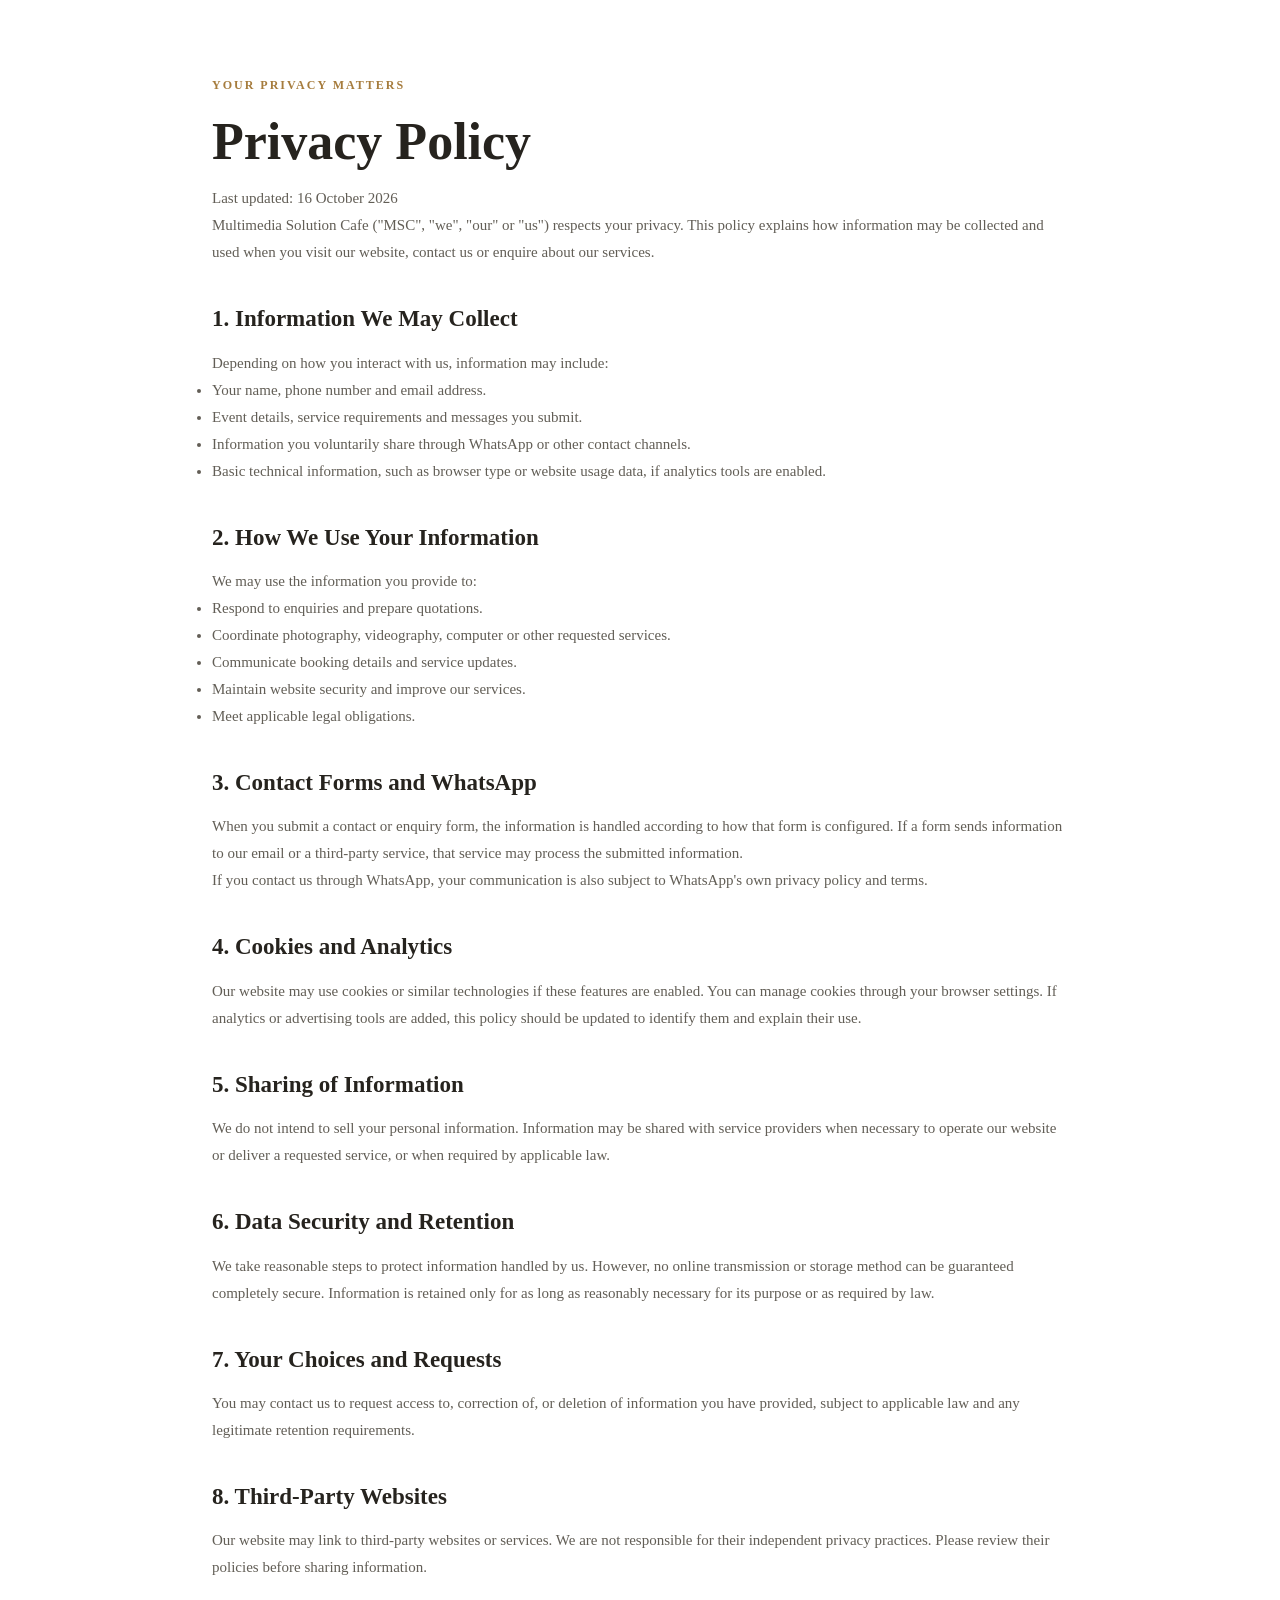
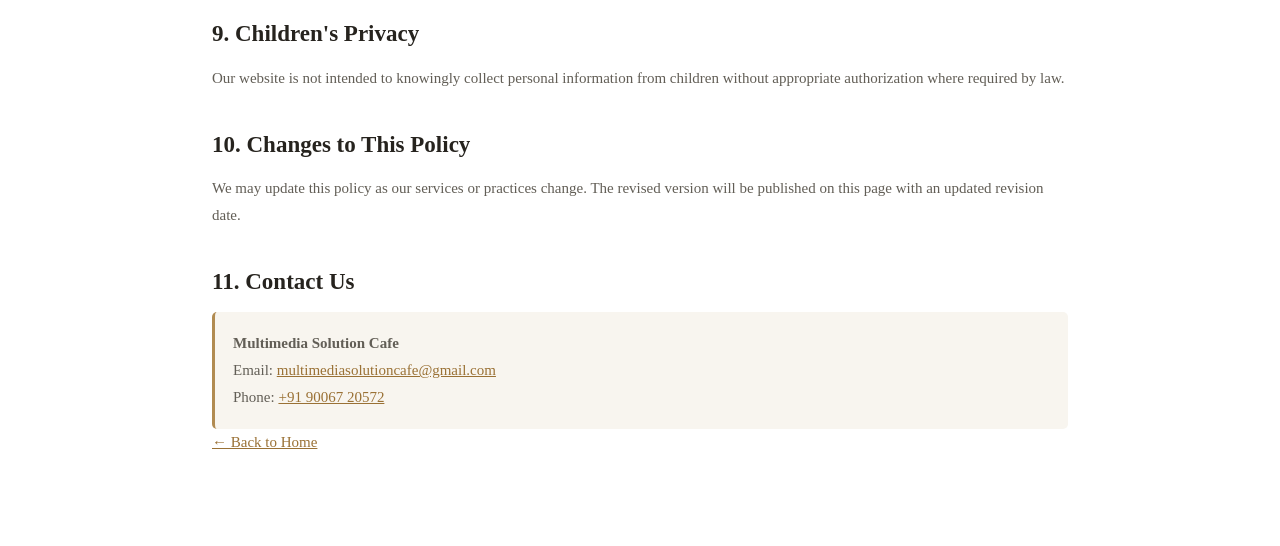
<file: privacy.html>
<!DOCTYPE html>
<html lang="en">
  <head>
    <meta charset="UTF-8" />
    <meta name="viewport" content="width=device-width, initial-scale=1.0" />
    <meta
      name="description"
      content="Read the Privacy Policy of Multimedia Solution Cafe to understand how your information is handled."
    />
    <title>Privacy Policy | Multimedia Solution Cafe</title>
    <meta name="author" content="Multimedia Solutions Cafe" />
    <meta name="robots" content="index, follow" />
    <link rel="canonical" href="https://www.multimediasolutioncafe.shop/privacy.html" />
    <meta property="og:type" content="website" />
    <meta property="og:site_name" content="Multimedia Solutions Cafe" />
    <meta property="og:url" content="https://www.multimediasolutioncafe.shop/privacy.html" />
    <link rel="icon" type="image/png" href="data/fav-icon.png">
    <link rel="stylesheet" href="css/style.css" />
    <style>
      .legal-page {
        max-width: 900px;
        margin: auto;
        padding: 70px 22px 90px;
        color: #26231e;
        line-height: 1.8;
      }
      .legal-page .eyebrow {
        color: #a67c3d;
        letter-spacing: 2px;
        font-size: 12px;
        font-weight: 700;
      }
      .legal-page h1 {
        font-size: clamp(34px, 6vw, 52px);
        line-height: 1.2;
        margin: 12px 0;
      }
      .legal-page h2 {
        font-size: 23px;
        margin: 32px 0 10px;
      }
      .legal-page p,
      .legal-page li {
        color: #625e56;
        font-size: 15px;
      }
      .legal-page a {
        color: #9a7135;
      }
      .legal-page .legal-note {
        background: #f8f5ef;
        padding: 18px;
        border-left: 3px solid #b18b51;
        border-radius: 5px;
      }
    </style>
  </head>
  <body>
    <main class="legal-page">
      <span class="eyebrow">YOUR PRIVACY MATTERS</span>
      <h1>Privacy Policy</h1>
      <p>Last updated: 16 October 2026</p>

      <p>
        Multimedia Solution Cafe ("MSC", "we", "our" or "us") respects your
        privacy. This policy explains how information may be collected and used
        when you visit our website, contact us or enquire about our services.
      </p>

      <h2>1. Information We May Collect</h2>
      <p>Depending on how you interact with us, information may include:</p>
      <ul>
        <li>Your name, phone number and email address.</li>
        <li>Event details, service requirements and messages you submit.</li>
        <li>
          Information you voluntarily share through WhatsApp or other contact
          channels.
        </li>
        <li>
          Basic technical information, such as browser type or website usage
          data, if analytics tools are enabled.
        </li>
      </ul>

      <h2>2. How We Use Your Information</h2>
      <p>We may use the information you provide to:</p>
      <ul>
        <li>Respond to enquiries and prepare quotations.</li>
        <li>
          Coordinate photography, videography, computer or other requested
          services.
        </li>
        <li>Communicate booking details and service updates.</li>
        <li>Maintain website security and improve our services.</li>
        <li>Meet applicable legal obligations.</li>
      </ul>

      <h2>3. Contact Forms and WhatsApp</h2>
      <p>
        When you submit a contact or enquiry form, the information is handled
        according to how that form is configured. If a form sends information to
        our email or a third-party service, that service may process the
        submitted information.
      </p>
      <p>
        If you contact us through WhatsApp, your communication is also subject
        to WhatsApp's own privacy policy and terms.
      </p>

      <h2>4. Cookies and Analytics</h2>
      <p>
        Our website may use cookies or similar technologies if these features
        are enabled. You can manage cookies through your browser settings. If
        analytics or advertising tools are added, this policy should be updated
        to identify them and explain their use.
      </p>

      <h2>5. Sharing of Information</h2>
      <p>
        We do not intend to sell your personal information. Information may be
        shared with service providers when necessary to operate our website or
        deliver a requested service, or when required by applicable law.
      </p>

      <h2>6. Data Security and Retention</h2>
      <p>
        We take reasonable steps to protect information handled by us. However,
        no online transmission or storage method can be guaranteed completely
        secure. Information is retained only for as long as reasonably necessary
        for its purpose or as required by law.
      </p>

      <h2>7. Your Choices and Requests</h2>
      <p>
        You may contact us to request access to, correction of, or deletion of
        information you have provided, subject to applicable law and any
        legitimate retention requirements.
      </p>

      <h2>8. Third-Party Websites</h2>
      <p>
        Our website may link to third-party websites or services. We are not
        responsible for their independent privacy practices. Please review their
        policies before sharing information.
      </p>

      <h2>9. Children's Privacy</h2>
      <p>
        Our website is not intended to knowingly collect personal information
        from children without appropriate authorization where required by law.
      </p>

      <h2>10. Changes to This Policy</h2>
      <p>
        We may update this policy as our services or practices change. The
        revised version will be published on this page with an updated revision
        date.
      </p>

      <h2>11. Contact Us</h2>
      <div class="legal-note">
        <p><strong>Multimedia Solution Cafe</strong></p>
        <p>
          Email:
          <a href="mailto:multimediasolutioncafe@gmail.com"
            >multimediasolutioncafe@gmail.com</a
          >
        </p>
        <p>Phone: <a href="tel:+919006720572">+91 90067 20572</a></p>
      </div>
      <p><a href="index.html">← Back to Home</a></p>
    </main>
  </body>
</html>
</file>
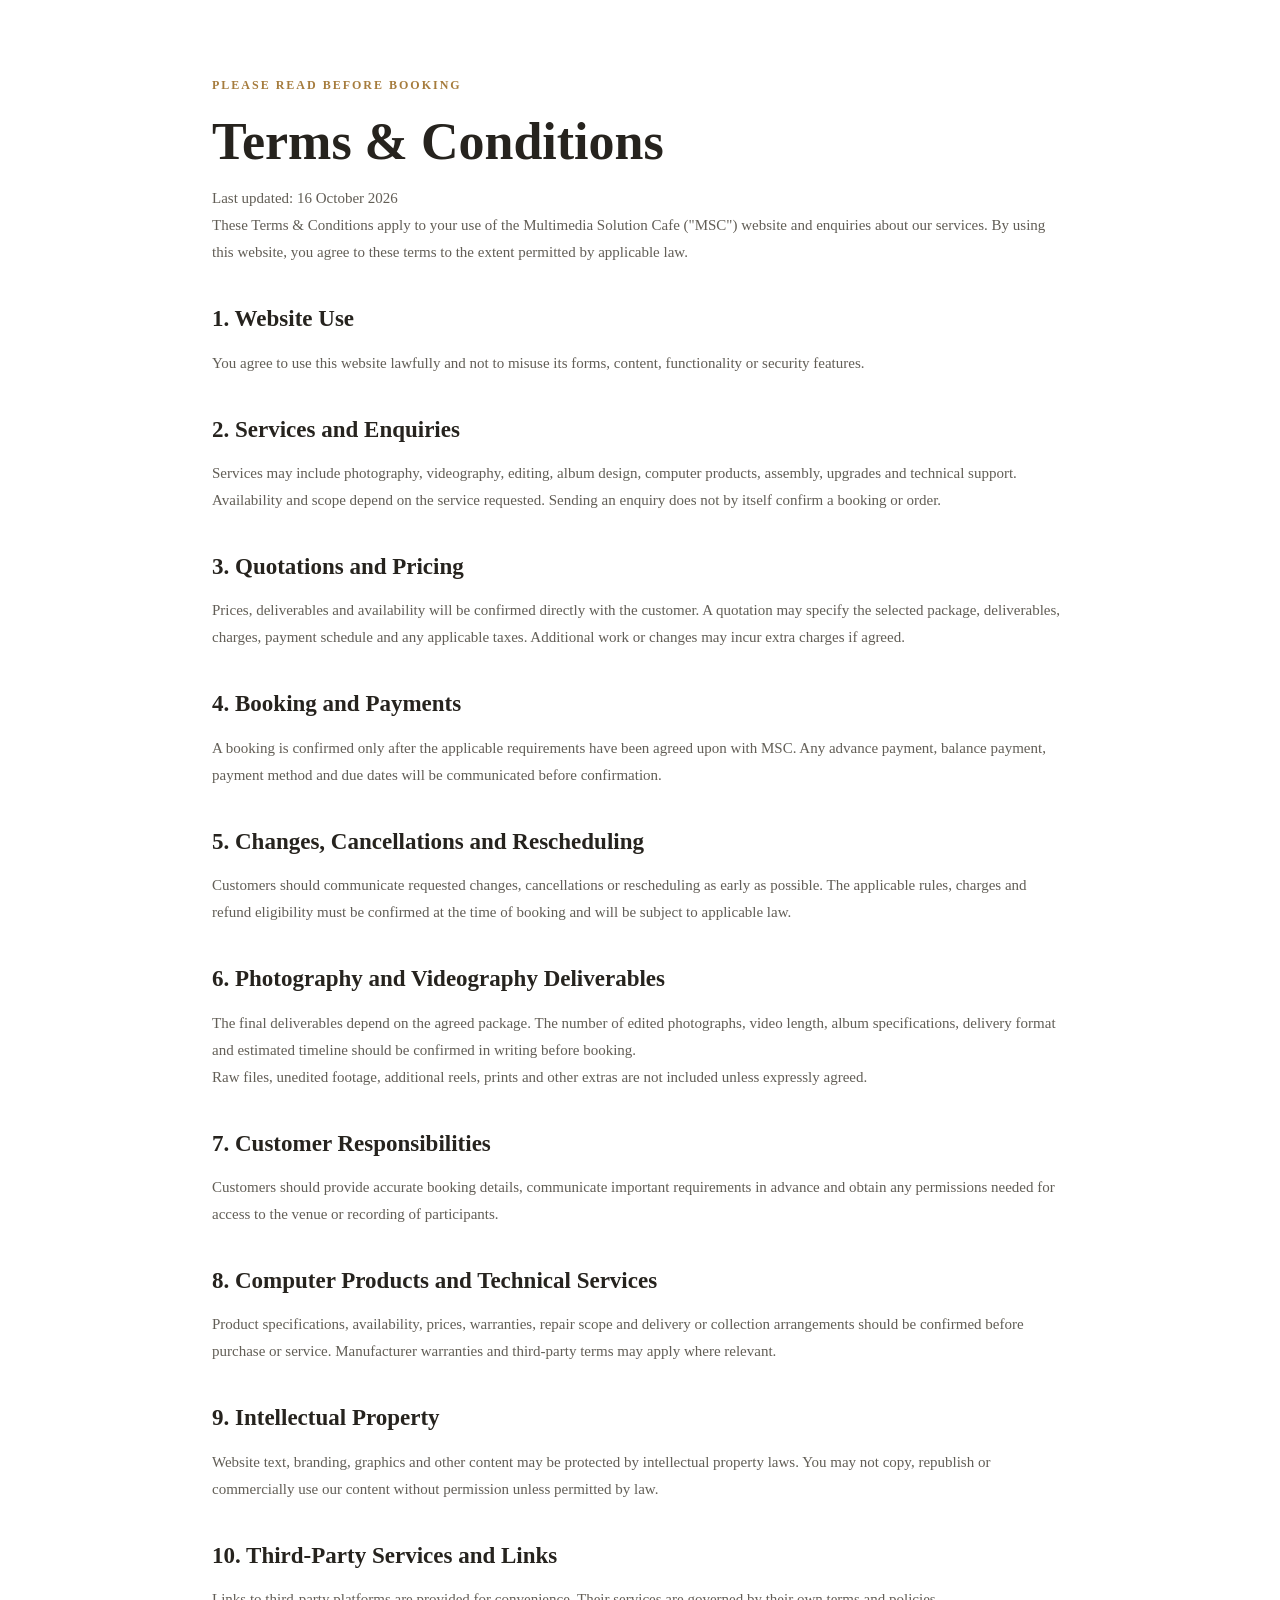
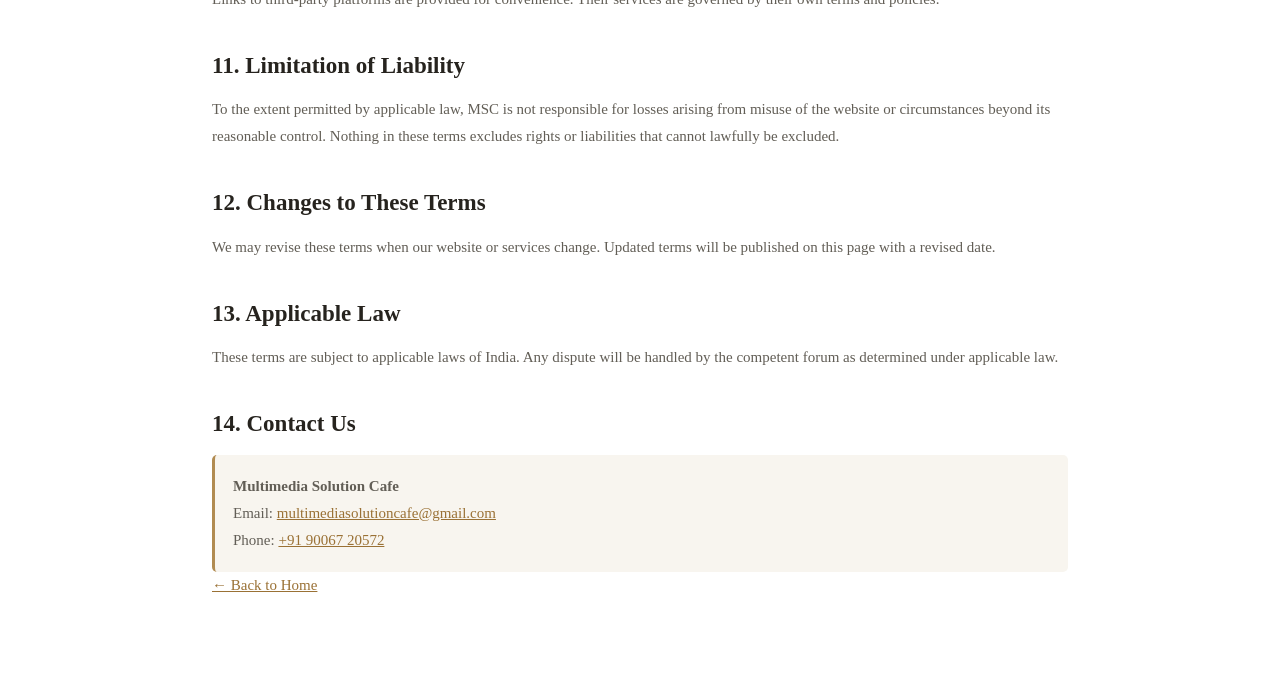
<file: terms.html>
<!DOCTYPE html>
<html lang="en">
  <head>
    <meta charset="UTF-8" />
    <meta name="viewport" content="width=device-width, initial-scale=1.0" />
    <meta
      name="description"
      content="Read the Terms and Conditions for using Multimedia Solution Cafe's website and services."
    />
    <title>Terms &amp; Conditions | Multimedia Solution Cafe</title>
    <meta name="author" content="Multimedia Solutions Cafe" />
    <meta name="robots" content="index, follow" />
    <link rel="canonical" href="https://www.multimediasolutioncafe.shop/terms.html" />
    <meta property="og:type" content="website" />
    <meta property="og:site_name" content="Multimedia Solutions Cafe" />
    <meta property="og:url" content="https://www.multimediasolutioncafe.shop/terms.html" />
    <link rel="icon" type="image/png" href="data/fav-icon.png">
    <link rel="stylesheet" href="css/style.css" />
    <style>
      .legal-page {
        max-width: 900px;
        margin: auto;
        padding: 70px 22px 90px;
        color: #26231e;
        line-height: 1.8;
      }
      .legal-page .eyebrow {
        color: #a67c3d;
        letter-spacing: 2px;
        font-size: 12px;
        font-weight: 700;
      }
      .legal-page h1 {
        font-size: clamp(34px, 6vw, 52px);
        line-height: 1.2;
        margin: 12px 0;
      }
      .legal-page h2 {
        font-size: 23px;
        margin: 32px 0 10px;
      }
      .legal-page p,
      .legal-page li {
        color: #625e56;
        font-size: 15px;
      }
      .legal-page a {
        color: #9a7135;
      }
      .legal-page .legal-note {
        background: #f8f5ef;
        padding: 18px;
        border-left: 3px solid #b18b51;
        border-radius: 5px;
      }
    </style>
  </head>
  <body>
    <main class="legal-page">
      <span class="eyebrow">PLEASE READ BEFORE BOOKING</span>
      <h1>Terms &amp; Conditions</h1>
      <p>Last updated: 16 October 2026</p>

      <p>
        These Terms &amp; Conditions apply to your use of the Multimedia
        Solution Cafe ("MSC") website and enquiries about our services. By using
        this website, you agree to these terms to the extent permitted by
        applicable law.
      </p>

      <h2>1. Website Use</h2>
      <p>
        You agree to use this website lawfully and not to misuse its forms,
        content, functionality or security features.
      </p>

      <h2>2. Services and Enquiries</h2>
      <p>
        Services may include photography, videography, editing, album design,
        computer products, assembly, upgrades and technical support.
        Availability and scope depend on the service requested. Sending an
        enquiry does not by itself confirm a booking or order.
      </p>

      <h2>3. Quotations and Pricing</h2>
      <p>
        Prices, deliverables and availability will be confirmed directly with
        the customer. A quotation may specify the selected package,
        deliverables, charges, payment schedule and any applicable taxes.
        Additional work or changes may incur extra charges if agreed.
      </p>

      <h2>4. Booking and Payments</h2>
      <p>
        A booking is confirmed only after the applicable requirements have been
        agreed upon with MSC. Any advance payment, balance payment, payment
        method and due dates will be communicated before confirmation.
      </p>

      <h2>5. Changes, Cancellations and Rescheduling</h2>
      <p>
        Customers should communicate requested changes, cancellations or
        rescheduling as early as possible. The applicable rules, charges and
        refund eligibility must be confirmed at the time of booking and will be
        subject to applicable law.
      </p>

      <h2>6. Photography and Videography Deliverables</h2>
      <p>
        The final deliverables depend on the agreed package. The number of
        edited photographs, video length, album specifications, delivery format
        and estimated timeline should be confirmed in writing before booking.
      </p>
      <p>
        Raw files, unedited footage, additional reels, prints and other extras
        are not included unless expressly agreed.
      </p>

      <h2>7. Customer Responsibilities</h2>
      <p>
        Customers should provide accurate booking details, communicate important
        requirements in advance and obtain any permissions needed for access to
        the venue or recording of participants.
      </p>

      <h2>8. Computer Products and Technical Services</h2>
      <p>
        Product specifications, availability, prices, warranties, repair scope
        and delivery or collection arrangements should be confirmed before
        purchase or service. Manufacturer warranties and third-party terms may
        apply where relevant.
      </p>

      <h2>9. Intellectual Property</h2>
      <p>
        Website text, branding, graphics and other content may be protected by
        intellectual property laws. You may not copy, republish or commercially
        use our content without permission unless permitted by law.
      </p>

      <h2>10. Third-Party Services and Links</h2>
      <p>
        Links to third-party platforms are provided for convenience. Their
        services are governed by their own terms and policies.
      </p>

      <h2>11. Limitation of Liability</h2>
      <p>
        To the extent permitted by applicable law, MSC is not responsible for
        losses arising from misuse of the website or circumstances beyond its
        reasonable control. Nothing in these terms excludes rights or
        liabilities that cannot lawfully be excluded.
      </p>

      <h2>12. Changes to These Terms</h2>
      <p>
        We may revise these terms when our website or services change. Updated
        terms will be published on this page with a revised date.
      </p>

      <h2>13. Applicable Law</h2>
      <p>
        These terms are subject to applicable laws of India. Any dispute will be
        handled by the competent forum as determined under applicable law.
      </p>

      <h2>14. Contact Us</h2>
      <div class="legal-note">
        <p><strong>Multimedia Solution Cafe</strong></p>
        <p>
          Email:
          <a href="mailto:multimediasolutioncafe@gmail.com"
            >multimediasolutioncafe@gmail.com</a
          >
        </p>
        <p>Phone: <a href="tel:+919006720572">+91 90067 20572</a></p>
      </div>
      <p><a href="index.html">← Back to Home</a></p>
    </main>
  </body>
</html>
</file>
<file: css/style.css>
/* =====================================
   MSC PREMIUM NAVBAR
===================================== */
* {
    padding: 0;
    margin: 0;
    box-sizing: border-box;
}

body {
    scroll-behavior: smooth;
}

.msc-loading-screen {
    width: 100vw;
    height: 100vh;
    position: fixed;
    inset: 0;
    z-index: 999999;
    display: flex;
    justify-content: center;
    align-items: center;
    background: #fff;
    opacity: 1;
    visibility: visible;
    transition: opacity 0.6s ease, visibility 0.6s ease;
}

.msc-loading-screen.is-hidden {
    opacity: 0;
    visibility: hidden;
    pointer-events: none;
}

.msc-loading-animation {
    display: flex;
    font-family: "Caveat", cursive;
    font-size: clamp(70px, 12vw, 120px);
    color: #ff7b83;
}

.msc-loading-animation span {
    opacity: 0;
    animation: mscWriteLetter 2.2s infinite;
}

.msc-loading-animation span:nth-child(1) {
    animation-delay: 0s;
}

.msc-loading-animation span:nth-child(2) {
    animation-delay: 0.15s;
}

.msc-loading-animation span:nth-child(3) {
    animation-delay: 0.30s;
}

.msc-loading-animation span:nth-child(4) {
    animation-delay: 0.45s;
}

.msc-loading-animation span:nth-child(5) {
    animation-delay: 0.60s;
}

.msc-loading-animation span:nth-child(6) {
    animation-delay: 0.75s;
}

.msc-loading-animation span:nth-child(7) {
    animation-delay: 0.90s;
}

@keyframes mscWriteLetter {

    0%,
    10% {
        opacity: 0;
    }

    20%,
    75% {
        opacity: 1;
    }

    90%,
    100% {
        opacity: 0;
    }
}

@media (max-width: 768px) {
    .msc-loading-animation {
        font-size: clamp(64px, 13vw, 90px);
    }
}

@media (max-width: 480px) {
    .msc-loading-screen {
        padding: 16px;
    }

    .msc-loading-animation {
        font-size: clamp(58px, 16vw, 76px);
        letter-spacing: 0;
    }
}

/* Small phones */
@media (max-width: 360px) {
    .msc-loading-animation {
        font-size: 56px;
    }
}



.msc-navbar {
    --msc-gold: #b89558;
    --msc-gold-hover: #9e7940;
    --msc-bg: #fffefa;
    --msc-text: #292820;
    --msc-muted: #777368;

    position: sticky;
    top: 0;
    z-index: 1000;
    width: 100%;
    background: #211f1a;
    border-bottom: 1px solid #eee8dc;
    box-shadow: 0 4px 24px rgba(44, 37, 25, 0.035);
    backdrop-filter: blur(16px);
    -webkit-backdrop-filter: blur(16px);
}

.msc-nav-container {
    width: min(1440px, 100%);
    min-height: 86px;
    margin: 0 auto;
    padding: 0 5%;
    display: flex;
    align-items: center;
    justify-content: space-between;
    gap: 30px;
    box-sizing: border-box;
}

/* BRAND */

.msc-brand {
    display: inline-flex;
    align-items: center;
    gap: 12px;
    flex-shrink: 0;
    color: var(--msc-text);
    text-decoration: none;
}

.msc-logo-image {
    display: block;
    width: 54px;
    height: 48px;
    object-fit: contain;
}

.msc-brand-text {
    display: flex;
    flex-direction: column;
    gap: 4px;
}

.msc-brand-text strong {
    color: #fdfdfd;
    font-size: 14px;
    font-weight: 700;
    letter-spacing: 0.2px;
}

.msc-brand-text small {
    color: white;
    font-size: 10px;
    letter-spacing: 1.8px;
    text-transform: uppercase;
}

/* NAV LINKS */

.msc-nav-links {
    display: flex;
    align-items: center;
    justify-content: center;
    gap: clamp(15px, 1.8vw, 27px);
}

.msc-nav-link {
    position: relative;
    padding: 10px 0;
    color: #625e54;
    text-decoration: none;
    font-size: 13px;
    font-weight: 500;
    white-space: nowrap;
    transition: color 0.25s ease;
}

.msc-nav-link::after {
    content: "";
    position: absolute;
    left: 0;
    bottom: 3px;
    width: 0;
    height: 1px;
    background: var(--msc-gold);
    transition: width 0.25s ease;
}

.msc-nav-link:hover {
    color: var(--msc-gold-hover);
}

.msc-nav-link:hover::after {
    width: 100%;
}

/* BOOK NOW BUTTON */

.msc-book-btn {
    display: inline-flex;
    align-items: center;
    justify-content: center;
    gap: 13px;
    padding: 13px 20px;
    border: 1px solid var(--msc-gold);
    border-radius: 2px;
    background: var(--msc-gold);
    color: #fff;
    text-decoration: none;
    font-size: 13px;
    font-weight: 600;
    white-space: nowrap;
    transition: all 0.25s ease;
}

.msc-book-btn span {
    font-size: 17px;
    line-height: 1;
}

.msc-book-btn:hover {
    background: #fffefa;
    border-color: var(--msc-gold);
    color: var(--msc-gold-hover);
    transform: translateY(-1px);
}

.mobile-book-btn {
    display: none;
}

/* LOGIN / REGISTER */

.msc-navbar-login {
    display: inline-flex;
    align-items: center;
    justify-content: center;
    gap: 13px;
    min-height: 42px;
    padding: 0 15px;
    border: 1px solid #c9b181;
    color: #806438;
    background: transparent;
    font-family: inherit;
    font-size: 11px;
    font-weight: 600;
    text-decoration: none;
    white-space: nowrap;
    transition: all 0.2s ease;
}

.msc-navbar-login:hover {
    color: #fffefa;
    background: #a58a57;
}

/* HAMBURGER BUTTON */

.msc-menu-toggle {
    display: none;
    width: 42px;
    height: 42px;
    padding: 10px;
    border: 1px solid #e9dfcd;
    border-radius: 2px;
    background: #211f1a;
    color: white;
    cursor: pointer;
}

.msc-menu-toggle span {
    display: block;
    width: 100%;
    height: 2px;
    margin: 5px 0;
    background: var(--msc-text);
    transition: transform 0.25s ease;
}

.msc-menu-toggle.open span:first-child {
    transform: translateY(3.5px) rotate(45deg);
}

.msc-menu-toggle.open span:last-child {
    transform: translateY(-3.5px) rotate(-45deg);
}

/* TABLET */

@media (max-width: 1050px) {
    .msc-nav-container {
        padding: 0 3%;
        gap: 16px;
    }

    .msc-nav-links {
        gap: 14px;
    }

    .msc-nav-link {
        font-size: 12px;
    }

    .msc-brand-text strong {
        font-size: 13px;
    }

    .msc-book-btn {
        padding: 12px 14px;
    }
}

/* MOBILE NAVBAR */

@media (max-width: 820px) {
    .msc-nav-container {
        min-height: 76px;
        padding: 0 5%;
    }

    .desktop-book-btn {
        display: none;
    }

    .msc-menu-toggle {
        display: block;
        flex-shrink: 0;
        position: relative;
        z-index: 1002;
    }

    .msc-nav-links {
        position: absolute;
        top: 100%;
        left: 0;
        right: 0;
        display: flex;
        flex-direction: column;
        align-items: stretch;
        gap: 0;
        padding: 12px 5% 24px;
        box-sizing: border-box;
        background: #fffefa;
        border-bottom: 1px solid #eee5d6;
        box-shadow: 0 14px 25px rgba(44, 37, 25, 0.07);

        opacity: 0;
        visibility: hidden;
        pointer-events: none;
        transform: translateY(-8px);

        transition:
            opacity 0.25s ease,
            transform 0.25s ease,
            visibility 0.25s ease;
    }

    .msc-nav-links.active {
        opacity: 1;
        visibility: visible;
        pointer-events: auto;
        transform: translateY(0);
    }

    .msc-nav-link {
        padding: 15px 0;
        border-bottom: 1px solid #f0ece4;
        color: #504c42;
        font-size: 14px;
    }

    .msc-nav-link::after {
        display: none;
    }

    .msc-navbar-login {
        align-self: flex-start;
        margin-top: 14px;
        min-height: 40px;
        padding: 0 12px;
        font-size: 11px;
    }

    .mobile-book-btn {
        display: inline-flex;
        align-self: flex-start;
        margin-top: 18px;
    }
}

/* SMALL MOBILE */

@media (max-width: 420px) {
    .msc-nav-container {
        min-height: 70px;
    }

    .msc-brand {
        gap: 9px;
    }

    .msc-logo-image {
        width: 46px;
        height: 44px;
    }

    .msc-brand-text strong {
        font-size: 12px;
    }

    .msc-brand-text small {
        font-size: 9px;
        letter-spacing: 1.2px;
    }
}


/* =====================================
   MSC CINEMATIC HERO
===================================== */

.msc-hero {
    position: relative;
    isolation: isolate;
    width: 100%;
    min-height: 680px;
    height: calc(100svh - 86px);
    max-height: 950px;
    overflow: hidden;
    display: flex;
    align-items: center;
    background: #171612;
    color: #fffefa;
}

/* BACKGROUND VIDEO */

.msc-hero-video {
    position: absolute;
    inset: 0;
    z-index: -3;
    width: 100%;
    height: 100%;
    object-fit: cover;
    object-position: center;
}

/* DARK CINEMATIC OVERLAY */

.msc-hero-overlay {
    position: absolute;
    inset: 0;
    z-index: -2;
    background:
        linear-gradient(90deg,
            rgba(14, 13, 11, 0.88) 0%,
            rgba(14, 13, 11, 0.68) 43%,
            rgba(14, 13, 11, 0.25) 100%),
        linear-gradient(0deg,
            rgba(14, 13, 11, 0.72) 0%,
            transparent 35%,
            rgba(14, 13, 11, 0.12) 100%);
}

/* HERO CONTENT */

.msc-hero-content {
    width: min(1250px, 100%);
    margin: 0 auto;
    padding: 70px 7% 100px;
    box-sizing: border-box;
    animation: mscHeroReveal 1s ease both;
}

.msc-hero-eyebrow {
    display: flex;
    align-items: center;
    gap: 13px;
    margin: 0 0 27px;
    color: #d5ba84;
    font-size: 11px;
    font-weight: 600;
    letter-spacing: 3px;
}

.msc-eyebrow-line {
    display: inline-block;
    width: 28px;
    height: 1px;
    background: #b89558;
}

/* HEADING */

.msc-hero-title {
    max-width: 850px;
    margin: 0;
    color: #fffefa;
    font-family: Georgia, "Times New Roman", serif;
    font-size: clamp(48px, 6.4vw, 88px);
    font-weight: 400;
    line-height: 1.08;
    letter-spacing: -2px;
}

.msc-hero-title span {
    display: block;
    margin-top: 8px;
    color: #d2b47b;
    font-style: italic;
}

/* DESCRIPTION */

.msc-hero-description {
    max-width: 540px;
    margin: 25px 0 32px;
    color: rgba(255, 254, 250, 0.78);
    font-size: 15px;
    line-height: 1.9;
    letter-spacing: 0.15px;
}

/* BUTTONS */

.msc-hero-actions {
    display: flex;
    align-items: center;
    flex-wrap: wrap;
    gap: 15px;
}

.msc-hero-btn {
    display: inline-flex;
    align-items: center;
    justify-content: center;
    gap: 24px;
    min-height: 53px;
    padding: 0 23px;
    box-sizing: border-box;
    font-size: 12px;
    font-weight: 600;
    text-decoration: none;
    transition:
        background 0.25s ease,
        color 0.25s ease,
        border-color 0.25s ease,
        transform 0.25s ease;
}

.msc-hero-btn span {
    font-size: 17px;
}

.msc-hero-btn:hover {
    transform: translateY(-3px);
}

.msc-hero-btn-primary {
    border: 1px solid #b89558;
    background: #b89558;
    color: #fff;
}

.msc-hero-btn-primary:hover {
    border-color: #d2b47b;
    background: #d2b47b;
    color: #201b12;
}

.msc-hero-btn-outline {
    border: 1px solid rgba(255, 255, 255, 0.5);
    background: rgba(255, 255, 255, 0.03);
    color: #fffefa;
}

.msc-hero-btn-outline:hover {
    border-color: #d2b47b;
    background: rgba(184, 149, 88, 0.15);
}

/* BOTTOM CATEGORIES */

.msc-hero-bottom {
    display: flex;
    align-items: center;
    flex-wrap: wrap;
    gap: 15px;
    margin-top: 70px;
    color: rgba(255, 254, 250, 0.75);
    font-size: 9px;
    letter-spacing: 2px;
}

.msc-hero-bottom-divider {
    width: 4px;
    height: 4px;
    border-radius: 50%;
    background: #b89558;
}

/* SCROLL INDICATOR */

.msc-scroll-indicator {
    position: absolute;
    right: 5%;
    bottom: 42px;
    display: flex;
    align-items: center;
    gap: 15px;
    color: #fffefa;
    text-decoration: none;
    font-size: 9px;
    letter-spacing: 2px;
}

.msc-scroll-line {
    display: inline-block;
    width: 45px;
    height: 1px;
    background: #b89558;
    transform-origin: left;
    animation: mscScrollPulse 1.8s ease-in-out infinite;
}

/* ANIMATIONS */

@keyframes mscHeroReveal {
    from {
        opacity: 0;
        transform: translateY(22px);
    }

    to {
        opacity: 1;
        transform: translateY(0);
    }
}

@keyframes mscScrollPulse {

    0%,
    100% {
        transform: scaleX(0.6);
        opacity: 0.5;
    }

    50% {
        transform: scaleX(1);
        opacity: 1;
    }
}

/* TABLET */

@media (max-width: 820px) {
    .msc-hero {
        height: calc(100svh - 76px);
        min-height: 620px;
    }

    .msc-hero-content {
        padding: 65px 6% 100px;
    }

    .msc-hero-title {
        font-size: clamp(46px, 8vw, 70px);
        letter-spacing: -1.5px;
    }

    .msc-hero-description {
        max-width: 460px;
        font-size: 14px;
    }

    .msc-hero-bottom {
        margin-top: 55px;
        gap: 10px;
        font-size: 8px;
        letter-spacing: 1px;
    }

    .msc-scroll-indicator {
        bottom: 25px;
        right: 6%;
    }
}

/* MOBILE */

@media (max-width: 520px) {
    .msc-hero {
        height: calc(100svh - 70px);
        min-height: 600px;
        max-height: 850px;
    }

    .msc-hero-video {
        object-position: 60% center;
    }

    .msc-hero-overlay {
        background:
            linear-gradient(90deg,
                rgba(14, 13, 11, 0.78),
                rgba(14, 13, 11, 0.46)),
            linear-gradient(0deg,
                rgba(14, 13, 11, 0.82),
                transparent 80%);
    }

    .msc-hero-content {
        padding: 45px 6% 85px;
    }

    .msc-hero-eyebrow {
        gap: 9px;
        margin-bottom: 23px;
        font-size: 9px;
        letter-spacing: 1.8px;
    }

    .msc-eyebrow-line {
        width: 19px;
    }

    .msc-hero-title {
        font-size: clamp(42px, 10.5vw, 55px);
        line-height: 1.13;
        letter-spacing: -1.3px;
    }

    .msc-hero-title span {
        margin-top: 5px;
    }

    .msc-hero-description {
        margin: 22px 0 27px;
        font-size: 13px;
        line-height: 1.8;
    }

    .msc-hero-actions {
        align-items: stretch;
        flex-direction: column;
        gap: 12px;
    }

    .msc-hero-btn {
        width: 100%;
        min-height: 51px;
        justify-content: space-between;
    }

    .msc-hero-bottom {
        gap: 8px;
        margin-top: 36px;
        font-size: 7px;
        letter-spacing: 0.8px;
    }

    .msc-hero-bottom-divider {
        width: 3px;
        height: 3px;
    }

    .msc-scroll-indicator {
        right: auto;
        left: 6%;
        bottom: 20px;
        font-size: 8px;
    }
}

/* ACCESSIBILITY */

@media (prefers-reduced-motion: reduce) {

    .msc-hero-content,
    .msc-scroll-line {
        animation: none;
    }

    .msc-hero-btn {
        transition: none;
    }
}


/* =====================================
   MSC ABOUT SECTION
===================================== */

.msc-about {
    --about-gold: #b89558;
    --about-ink: #302d26;
    --about-muted: #777166;

    position: relative;
    padding: 110px 0 120px;
    overflow: hidden;
    background: #fffefa;
    color: var(--about-ink);
}

.msc-about-container {
    width: min(1280px, 100%);
    margin: 0 auto;
    padding: 0 5%;
    box-sizing: border-box;
}

.msc-about-grid {
    display: grid;
    grid-template-columns: 1fr 0.92fr;
    align-items: center;
    gap: clamp(45px, 7vw, 95px);
}

/* IMAGE COLLAGE */

.msc-about-visual {
    position: relative;
    display: grid;
    grid-template-columns: 1.25fr 0.85fr;
    align-items: start;
    gap: 14px;
    padding: 12px 0 30px;
    min-width: 0;
}

.msc-about-image-main {
    position: relative;
    height: 530px;
    overflow: hidden;
    background: #eae3d7;
}

.msc-about-image-main>img,
.msc-about-image-small img,
.msc-about-video video {
    display: block;
    width: 100%;
    height: 100%;
    object-fit: cover;
}

.msc-about-image-main>img {
    object-position: center;
    transition: transform 0.7s ease;
}

.msc-about-image-main:hover>img {
    transform: scale(1.04);
}

.msc-about-image-caption {
    position: absolute;
    left: 14px;
    right: 14px;
    bottom: 14px;
    display: flex;
    align-items: center;
    gap: 9px;
    padding: 12px 14px;
    background: rgba(255, 254, 250, 0.94);
    color: #4a4234;
    font-size: 10px;
    letter-spacing: 1.1px;
    text-transform: uppercase;
}

.msc-about-caption-icon {
    color: var(--about-gold);
    font-size: 15px;
}

/* SMALL IMAGES AND VIDEO */

.msc-about-image-stack {
    display: flex;
    flex-direction: column;
    gap: 14px;
    padding-top: 44px;
}

.msc-about-image-small,
.msc-about-video {
    position: relative;
    height: 230px;
    overflow: hidden;
    background: #eae3d7;
}

.msc-about-image-small img {
    transition: transform 0.7s ease;
}

.msc-about-image-small:hover img {
    transform: scale(1.05);
}

.msc-about-video video {
    object-position: center;
}

.msc-about-video-label {
    position: absolute;
    right: 10px;
    bottom: 10px;
    left: 10px;
    display: flex;
    align-items: center;
    gap: 8px;
    padding: 10px;
    background: rgba(255, 254, 250, 0.94);
    color: #4a4234;
    font-size: 10px;
    letter-spacing: 0.4px;
}

.msc-about-video-label span {
    color: var(--about-gold);
    font-size: 11px;
}

/* STUDIO SEAL */

.msc-about-seal {
    position: absolute;
    right: 35%;
    bottom: -3px;
    z-index: 2;
    display: grid;
    width: 126px;
    height: 126px;
    place-items: center;
    border: 1px solid #d7c29b;
    border-radius: 50%;
    background: #211f1a;
    box-shadow: 0 8px 28px rgba(55, 44, 25, 0.08);
}

.msc-about-seal-center {
    display: flex;
    flex-direction: column;
    align-items: center;
    gap: 3px;
}

.msc-about-seal-logo {
    display: block;
    width: 82px;
    height: 52px;
    object-fit: contain;
}

.msc-about-seal-center span {
    color: #f9f8f7;
    font-size: 8px;
    letter-spacing: 1.2px;
}

/* CONTENT */

.msc-about-eyebrow {
    display: flex;
    align-items: center;
    gap: 12px;
    margin-bottom: 25px;
    color: #987b4a;
    font-size: 10px;
    font-weight: 700;
    letter-spacing: 2.5px;
}

.msc-about-eyebrow>span {
    width: 30px;
    height: 1px;
    background: var(--about-gold);
}

.msc-about-title {
    margin: 0;
    font-family: Georgia, "Times New Roman", serif;
    font-size: clamp(40px, 4.4vw, 59px);
    font-weight: 400;
    letter-spacing: -2px;
    line-height: 1.12;
}

.msc-about-title em {
    color: var(--about-gold);
    font-weight: 400;
}

.msc-about-description {
    margin: 23px 0 30px;
    color: var(--about-muted);
    font-size: 14px;
    line-height: 1.95;
}

/* HIGHLIGHT CARDS */

.msc-about-highlights {
    display: grid;
    grid-template-columns: 1fr 1fr;
    gap: 12px;
}

.msc-about-highlight {
    display: flex;
    align-items: flex-start;
    gap: 13px;
    padding: 17px 14px;
    border: 1px solid #eee7db;
    background: #fffefa;
    transition:
        border-color 0.25s ease,
        background 0.25s ease;
}

.msc-about-highlight:hover {
    border-color: #d9c59f;
    background: #faf7ef;
}

.msc-about-highlight-icon {
    display: grid;
    width: 39px;
    height: 39px;
    flex-shrink: 0;
    place-items: center;
    border: 1px solid #e8d9bb;
    border-radius: 50%;
    color: #a98549;
    font-size: 20px;
}

.msc-about-highlight-number {
    color: #a18c68;
    font-size: 9px;
    letter-spacing: 1px;
}

.msc-about-highlight h3 {
    margin: 5px 0 7px;
    font-family: Georgia, "Times New Roman", serif;
    font-size: 17px;
    font-weight: 400;
}

.msc-about-highlight p {
    margin: 0;
    color: var(--about-muted);
    font-size: 11px;
    line-height: 1.75;
}

/* CAPABILITY TAGS */

.msc-about-capabilities {
    display: flex;
    flex-wrap: wrap;
    gap: 10px 16px;
    margin: 25px 0 28px;
}

.msc-about-capabilities span {
    display: inline-flex;
    align-items: center;
    gap: 7px;
    color: #625b4e;
    font-size: 11px;
}

.msc-about-capabilities i {
    color: var(--about-gold);
    font-size: 9px;
    font-style: normal;
}

/* CTA BUTTON */

.msc-about-cta {
    display: inline-flex;
    min-height: 49px;
    align-items: center;
    justify-content: center;
    gap: 24px;
    padding: 0 19px;
    border: 1px solid var(--about-gold);
    background: var(--about-gold);
    color: #fff;
    text-decoration: none;
    font-size: 12px;
    font-weight: 600;
    transition:
        background 0.25s ease,
        color 0.25s ease;
}

.msc-about-cta span {
    font-size: 17px;
}

.msc-about-cta:hover {
    background: #fffefa;
    color: #8e6b36;
}

/* TABLET */

@media (max-width: 950px) {
    .msc-about {
        padding: 85px 0;
    }

    .msc-about-grid {
        grid-template-columns: 1fr;
        gap: 65px;
    }

    .msc-about-visual {
        width: min(600px, 100%);
        margin: 0 auto;
    }

    .msc-about-image-main {
        height: 480px;
    }

    .msc-about-image-small,
    .msc-about-video {
        height: 210px;
    }

    .msc-about-content {
        max-width: 720px;
    }

    .msc-about-title {
        font-size: clamp(43px, 6vw, 60px);
    }
}

/* MOBILE */

@media (max-width: 560px) {
    .msc-about {
        padding: 65px 0 75px;
    }

    .msc-about-container {
        padding: 0 20px;
    }

    .msc-about-grid {
        gap: 53px;
    }

    .msc-about-visual {
        grid-template-columns: 1.1fr 0.8fr;
        gap: 9px;
        padding-top: 0;
    }

    .msc-about-image-main {
        height: 340px;
    }

    .msc-about-image-caption {
        left: 7px;
        right: 7px;
        bottom: 7px;
        gap: 6px;
        padding: 9px 7px;
        font-size: 8px;
        letter-spacing: 0.3px;
    }

    .msc-about-image-stack {
        gap: 9px;
        padding-top: 26px;
    }

    .msc-about-image-small,
    .msc-about-video {
        height: 155px;
    }

    .msc-about-video-label {
        right: 5px;
        bottom: 5px;
        left: 5px;
        gap: 5px;
        padding: 7px 5px;
        font-size: 8px;
    }

    .msc-about-seal {
        right: 31%;
        bottom: -24px;
        width: 94px;
        height: 94px;
    }

    .msc-about-seal-logo {
        width: 65px;
        height: 43px;
    }

    .msc-about-seal-center span {
        font-size: 7px;
    }

    .msc-about-eyebrow {
        margin-bottom: 19px;
        font-size: 9px;
    }

    .msc-about-title {
        font-size: clamp(37px, 10vw, 48px);
        letter-spacing: -1.4px;
    }

    .msc-about-description {
        margin: 19px 0 24px;
        font-size: 13px;
        line-height: 1.85;
    }

    .msc-about-highlights {
        grid-template-columns: 1fr;
        gap: 10px;
    }

    .msc-about-highlight {
        padding: 16px;
    }

    .msc-about-highlight h3 {
        font-size: 18px;
    }

    .msc-about-highlight p {
        font-size: 12px;
    }

    .msc-about-capabilities {
        gap: 12px;
        margin: 22px 0 25px;
    }

    .msc-about-capabilities span {
        font-size: 10px;
    }

    .msc-about-cta {
        width: 100%;
    }
}

/* ACCESSIBILITY */

@media (prefers-reduced-motion: reduce) {

    .msc-about *,
    .msc-about *::before,
    .msc-about *::after {
        transition: none !important;
    }
}


/* =====================================
   MSC SERVICES SECTION
===================================== */

.msc-services {
    --service-gold: #b89558;
    --service-ink: #302d26;
    --service-muted: #777166;

    padding: 105px 0 100px;
    background: #f8f6f0;
    color: var(--service-ink);
}

.msc-services-container {
    width: min(1280px, 100%);
    margin: 0 auto;
    padding: 0 5%;
    box-sizing: border-box;
}

/* SECTION HEADING */

.msc-services-heading {
    max-width: 760px;
    margin: 0 auto 55px;
    text-align: center;
}

.msc-services-eyebrow {
    display: flex;
    align-items: center;
    justify-content: center;
    gap: 13px;
    margin-bottom: 22px;
    color: #987b4a;
    font-size: 10px;
    font-weight: 700;
    letter-spacing: 3px;
}

.msc-services-eyebrow span {
    width: 27px;
    height: 1px;
    background: var(--service-gold);
}

.msc-services-title {
    margin: 0;
    font-family: Georgia, "Times New Roman", serif;
    font-size: clamp(38px, 4.5vw, 59px);
    font-weight: 400;
    letter-spacing: -1.7px;
    line-height: 1.17;
}

.msc-services-title em {
    display: block;
    margin-top: 6px;
    color: var(--service-gold);
    font-weight: 400;
}

.msc-services-intro {
    max-width: 570px;
    margin: 20px auto 0;
    color: var(--service-muted);
    font-size: 14px;
    line-height: 1.9;
}

/* SERVICES GRID */

.msc-services-grid {
    display: grid;
    grid-template-columns: repeat(3, minmax(0, 1fr));
    gap: 25px;
}

/* SERVICE CARD */

.msc-service-card {
    min-width: 0;
    overflow: hidden;
    border: 1px solid #ebe6db;
    background: #fffefa;
    transition:
        transform 0.3s ease,
        border-color 0.3s ease,
        box-shadow 0.3s ease;
}

.msc-service-card:hover {
    transform: translateY(-5px);
    border-color: #d4c09b;
    box-shadow: 0 18px 38px rgba(55, 44, 25, 0.08);
}

/* SERVICE IMAGE */

.msc-service-image {
    position: relative;
    height: 250px;
    overflow: hidden;
    background: #e8e1d5;
}

.msc-service-image img {
    display: block;
    width: 100%;
    height: 100%;
    object-fit: cover;
    transition: transform 0.65s ease;
}

.msc-service-card:hover .msc-service-image img {
    transform: scale(1.06);
}

.msc-service-number {
    position: absolute;
    top: 14px;
    right: 14px;
    display: grid;
    width: 38px;
    height: 38px;
    place-items: center;
    border: 1px solid rgba(255, 254, 250, 0.75);
    background: rgba(255, 254, 250, 0.92);
    color: #8e7040;
    font-family: Georgia, "Times New Roman", serif;
    font-size: 15px;
}

/* CARD CONTENT */

.msc-service-content {
    padding: 24px 22px 25px;
}

.msc-service-meta {
    display: flex;
    align-items: center;
    justify-content: space-between;
    gap: 12px;
    color: #9a7c4b;
    font-size: 9px;
    font-weight: 700;
    letter-spacing: 1.6px;
}

.msc-service-meta span:last-child {
    font-size: 14px;
}

.msc-service-content h3 {
    margin: 15px 0 11px;
    font-family: Georgia, "Times New Roman", serif;
    font-size: 23px;
    font-weight: 400;
    line-height: 1.3;
    letter-spacing: -0.3px;
}

.msc-service-content p {
    min-height: 66px;
    margin: 0 0 23px;
    color: var(--service-muted);
    font-size: 12px;
    line-height: 1.85;
}

/* SERVICE LINK */

.msc-service-link {
    display: inline-flex;
    align-items: center;
    gap: 14px;
    padding-bottom: 5px;
    border-bottom: 1px solid #d8c5a3;
    color: #695436;
    text-decoration: none;
    font-size: 11px;
    font-weight: 600;
    transition:
        color 0.25s ease,
        gap 0.25s ease,
        border-color 0.25s ease;
}

.msc-service-link span {
    font-size: 16px;
}

.msc-service-link:hover {
    gap: 20px;
    border-color: #8f6e38;
    color: #9b773f;
}

/* FOOTER CTA */

.msc-services-footer {
    display: flex;
    align-items: center;
    justify-content: space-between;
    gap: 25px;
    margin-top: 48px;
    padding-top: 28px;
    border-top: 1px solid #e5dfd3;
}

.msc-services-footer p {
    margin: 0;
    color: #686156;
    font-family: Georgia, "Times New Roman", serif;
    font-size: 18px;
    line-height: 1.6;
}

.msc-services-cta {
    display: inline-flex;
    align-items: center;
    justify-content: center;
    gap: 18px;
    min-height: 48px;
    padding: 0 19px;
    border: 1px solid var(--service-gold);
    background: var(--service-gold);
    color: white;
    text-decoration: none;
    font-size: 12px;
    font-weight: 600;
    white-space: nowrap;
    transition: all 0.25s ease;
}

.msc-services-cta span {
    font-size: 16px;
}

.msc-services-cta:hover {
    background: transparent;
    color: #8e6b36;
}

/* TABLET */

@media (max-width: 1000px) {
    .msc-services {
        padding: 85px 0;
    }

    .msc-services-grid {
        grid-template-columns: repeat(2, minmax(0, 1fr));
        gap: 20px;
    }

    .msc-service-image {
        height: 235px;
    }

    .msc-service-content h3 {
        font-size: 21px;
    }
}

/* MOBILE */

@media (max-width: 560px) {
    .msc-services {
        padding: 68px 0 72px;
    }

    .msc-services-container {
        padding: 0 20px;
    }

    .msc-services-heading {
        margin-bottom: 35px;
    }

    .msc-services-eyebrow {
        margin-bottom: 17px;
        font-size: 9px;
        letter-spacing: 2px;
    }

    .msc-services-title {
        font-size: clamp(35px, 9vw, 45px);
        letter-spacing: -1.1px;
    }

    .msc-services-intro {
        margin-top: 16px;
        font-size: 13px;
    }

    .msc-services-grid {
        grid-template-columns: 1fr;
        gap: 20px;
    }

    .msc-service-image {
        height: 245px;
    }

    .msc-service-content {
        padding: 22px 19px;
    }

    .msc-service-content h3 {
        font-size: 24px;
    }

    .msc-service-content p {
        min-height: 0;
        font-size: 13px;
    }

    .msc-services-footer {
        align-items: stretch;
        flex-direction: column;
        gap: 18px;
        margin-top: 35px;
    }

    .msc-services-footer p {
        font-size: 19px;
    }

    .msc-services-cta {
        align-self: flex-start;
        white-space: normal;
    }
}

/* ACCESSIBILITY */

@media (prefers-reduced-motion: reduce) {

    .msc-service-card,
    .msc-service-image img,
    .msc-service-link,
    .msc-services-cta {
        transition: none;
    }
}


/* =====================================
   MSC PORTFOLIO
===================================== */

.msc-portfolio {
    --portfolio-gold: #b89558;
    --portfolio-ink: #302d26;
    --portfolio-muted: #777166;

    padding: 105px 0 95px;
    background: #fffefa;
    color: var(--portfolio-ink);
}

.msc-portfolio-container {
    width: min(1280px, 100%);
    margin: 0 auto;
    padding: 0 5%;
    box-sizing: border-box;
}

/* HEADER */

.msc-portfolio-header {
    display: flex;
    align-items: flex-end;
    justify-content: space-between;
    gap: 35px;
    margin-bottom: 38px;
}

.msc-portfolio-eyebrow {
    display: flex;
    align-items: center;
    gap: 12px;
    margin: 0 0 20px;
    color: #987b4a;
    font-size: 10px;
    font-weight: 700;
    letter-spacing: 2.5px;
}

.msc-portfolio-eyebrow span {
    width: 28px;
    height: 1px;
    background: var(--portfolio-gold);
}

.msc-portfolio-title {
    margin: 0;
    font-family: Georgia, "Times New Roman", serif;
    font-size: clamp(40px, 4.5vw, 60px);
    font-weight: 400;
    line-height: 1.12;
    letter-spacing: -1.5px;
}

.msc-portfolio-title em {
    display: block;
    margin-top: 5px;
    color: var(--portfolio-gold);
    font-weight: 400;
}

.msc-portfolio-intro {
    max-width: 350px;
    margin: 0 0 6px;
    color: var(--portfolio-muted);
    font-size: 13px;
    line-height: 1.9;
}

/* FILTERS */

.msc-portfolio-filters {
    display: flex;
    flex-wrap: wrap;
    gap: 10px;
    margin-bottom: 28px;
}

.msc-portfolio-filter {
    padding: 11px 19px;
    border: 1px solid #e9e2d6;
    background: transparent;
    color: #686156;
    font: inherit;
    font-size: 11px;
    cursor: pointer;
    transition: all 0.25s ease;
}

.msc-portfolio-filter:hover,
.msc-portfolio-filter.active {
    border-color: var(--portfolio-gold);
    background: var(--portfolio-gold);
    color: #fff;
}

/* GALLERY GRID */

.msc-portfolio-grid {
    display: grid;
    grid-template-columns: repeat(3, minmax(0, 1fr));
    grid-auto-rows: 250px;
    grid-auto-flow: dense;
    gap: 16px;
}

.msc-portfolio-item {
    position: relative;
    display: block;
    width: 100%;
    min-width: 0;
    min-height: 0;
    padding: 0;
    overflow: hidden;
    border: 0;
    background: #e8e1d5;
    text-align: left;
    cursor: zoom-in;
}

.msc-portfolio-item.msc-portfolio-tall {
    grid-row: span 2;
}

.msc-portfolio-item.msc-portfolio-wide {
    grid-column: span 2;
}

.msc-portfolio-item[hidden] {
    display: none;
}

.msc-portfolio-item>img {
    display: block;
    width: 100%;
    height: 100%;
    object-fit: cover;
    transition: transform 0.65s ease;
}

.msc-portfolio-item:hover>img {
    transform: scale(1.06);
}

/* IMAGE OVERLAY */

.msc-portfolio-overlay {
    position: absolute;
    inset: 0;
    display: flex;
    flex-direction: column;
    align-items: flex-start;
    justify-content: flex-end;
    gap: 9px;
    padding: 25px;
    background: linear-gradient(0deg,
            rgba(17, 16, 13, 0.84) 0%,
            rgba(17, 16, 13, 0.22) 45%,
            transparent 75%);
    color: #fffefa;
    transition: background 0.3s ease;
}

.msc-portfolio-item:hover .msc-portfolio-overlay {
    background: linear-gradient(0deg,
            rgba(17, 16, 13, 0.9),
            rgba(17, 16, 13, 0.12) 80%);
}

.msc-portfolio-label {
    color: #e0c591;
    font-size: 9px;
    font-weight: 600;
    letter-spacing: 1.8px;
}

.msc-portfolio-item-title {
    padding-right: 35px;
    font-family: Georgia, "Times New Roman", serif;
    font-size: 25px;
    line-height: 1.25;
}

.msc-portfolio-zoom {
    position: absolute;
    right: 20px;
    bottom: 23px;
    display: grid;
    width: 36px;
    height: 36px;
    place-items: center;
    border: 1px solid rgba(255, 255, 255, 0.6);
    border-radius: 50%;
    font-size: 16px;
    transition: all 0.25s ease;
}

.msc-portfolio-item:hover .msc-portfolio-zoom {
    border-color: var(--portfolio-gold);
    background: var(--portfolio-gold);
}

/* FOOTER */

.msc-portfolio-footer {
    display: flex;
    align-items: center;
    justify-content: space-between;
    gap: 25px;
    margin-top: 38px;
    padding-top: 25px;
    border-top: 1px solid #e9e2d6;
}

.msc-portfolio-footer p {
    margin: 0;
    color: var(--portfolio-muted);
    font-family: Georgia, "Times New Roman", serif;
    font-size: 17px;
}

.msc-portfolio-cta {
    display: inline-flex;
    align-items: center;
    gap: 18px;
    padding: 14px 18px;
    border: 1px solid var(--portfolio-gold);
    background: var(--portfolio-gold);
    color: white;
    text-decoration: none;
    font-size: 12px;
    transition: all 0.25s ease;
}

.msc-portfolio-cta:hover {
    background: transparent;
    color: #8e6b36;
}

.msc-portfolio-cta span {
    font-size: 16px;
}

/* LIGHTBOX */

.msc-lightbox {
    position: fixed;
    inset: 0;
    z-index: 2000;
    display: none;
    align-items: center;
    justify-content: center;
    padding: 55px 25px;
    box-sizing: border-box;
    background: rgba(13, 12, 10, 0.96);
}

.msc-lightbox.open {
    display: flex;
}

.msc-lightbox-backdrop {
    position: absolute;
    inset: 0;
    width: 100%;
    height: 100%;
    border: 0;
    background: transparent;
    cursor: default;
}

.msc-lightbox-image {
    position: relative;
    z-index: 1;
    display: block;
    max-width: 100%;
    max-height: 100%;
    object-fit: contain;
    animation: mscLightboxReveal 0.25s ease;
}

.msc-lightbox-close {
    position: absolute;
    top: 16px;
    right: 23px;
    z-index: 2;
    width: 45px;
    height: 45px;
    border: 1px solid rgba(255, 255, 255, 0.35);
    background: #25231e;
    color: white;
    font-size: 30px;
    font-weight: 300;
    cursor: pointer;
}

.msc-lightbox-close:hover {
    border-color: var(--portfolio-gold);
    color: #e0c591;
}

@keyframes mscLightboxReveal {
    from {
        opacity: 0;
        transform: scale(0.97);
    }

    to {
        opacity: 1;
        transform: scale(1);
    }
}

/* TABLET */

@media (max-width: 850px) {
    .msc-portfolio {
        padding: 80px 0;
    }

    .msc-portfolio-header {
        align-items: flex-start;
        flex-direction: column;
        gap: 18px;
    }

    .msc-portfolio-intro {
        max-width: 500px;
    }

    .msc-portfolio-grid {
        grid-template-columns: repeat(2, minmax(0, 1fr));
        grid-auto-rows: 230px;
    }
}

/* MOBILE */

@media (max-width: 520px) {
    .msc-portfolio {
        padding: 65px 0 70px;
    }

    .msc-portfolio-container {
        padding: 0 20px;
    }

    .msc-portfolio-title {
        font-size: 42px;
    }

    .msc-portfolio-intro {
        font-size: 13px;
    }

    .msc-portfolio-filters {
        gap: 8px;
        margin-bottom: 20px;
    }

    .msc-portfolio-filter {
        padding: 10px 13px;
        font-size: 10px;
    }

    .msc-portfolio-grid {
        grid-auto-rows: 190px;
        gap: 10px;
    }

    .msc-portfolio-item.msc-portfolio-tall {
        grid-row: span 2;
    }

    .msc-portfolio-item.msc-portfolio-wide {
        grid-column: span 2;
    }

    .msc-portfolio-overlay {
        padding: 12px;
        gap: 7px;
    }

    .msc-portfolio-label {
        font-size: 7px;
        letter-spacing: 1px;
    }

    .msc-portfolio-item-title {
        padding-right: 0;
        font-size: 17px;
    }

    .msc-portfolio-zoom {
        right: 9px;
        bottom: 9px;
        width: 27px;
        height: 27px;
        font-size: 13px;
    }

    .msc-portfolio-footer {
        align-items: flex-start;
        flex-direction: column;
        gap: 17px;
        margin-top: 28px;
    }

    .msc-portfolio-footer p {
        font-size: 16px;
    }

    .msc-lightbox {
        padding: 45px 12px;
    }
}

/* ACCESSIBILITY */

@media (prefers-reduced-motion: reduce) {

    .msc-portfolio *,
    .msc-lightbox-image {
        animation: none !important;
        transition: none !important;
    }
}


/* =====================================
   MSC MEMORY ALBUMS
===================================== */

.msc-albums {
    --album-gold: #b89558;
    --album-ink: #302d26;
    --album-muted: #777166;

    padding: 105px 0 95px;
    background: #f8f6f0;
    color: var(--album-ink);
}

.msc-albums-container {
    width: min(1280px, 100%);
    margin: 0 auto;
    padding: 0 5%;
    box-sizing: border-box;
}

.msc-albums-header {
    display: flex;
    align-items: flex-end;
    justify-content: space-between;
    gap: 35px;
    margin-bottom: 45px;
}

.msc-albums-eyebrow {
    display: flex;
    align-items: center;
    gap: 12px;
    margin: 0 0 20px;
    color: #987b4a;
    font-size: 10px;
    font-weight: 700;
    letter-spacing: 2px;
}

.msc-albums-eyebrow span {
    width: 28px;
    height: 1px;
    background: var(--album-gold);
}

.msc-albums-title {
    margin: 0;
    font-family: Georgia, "Times New Roman", serif;
    font-size: clamp(40px, 4.5vw, 59px);
    font-weight: 400;
    line-height: 1.13;
    letter-spacing: -1.5px;
}

.msc-albums-title em {
    display: block;
    color: var(--album-gold);
    font-weight: 400;
}

.msc-albums-intro {
    max-width: 365px;
    margin: 0 0 5px;
    color: var(--album-muted);
    font-size: 13px;
    line-height: 1.9;
}

/* GRID */

.msc-albums-grid {
    display: grid;
    grid-template-columns: repeat(3, minmax(0, 1fr));
    gap: 24px;
}

/* CARD */

.msc-album-card {
    min-width: 0;
    border: 1px solid #ebe5d9;
    background: #fffefa;
    transition:
        transform 0.3s ease,
        box-shadow 0.3s ease;
}

.msc-album-card:hover {
    transform: translateY(-5px);
    box-shadow: 0 16px 34px rgba(55, 44, 25, 0.08);
}

/* IMAGE */

.msc-album-image {
    position: relative;
    height: 300px;
    overflow: hidden;
    background: #e8e1d5;
}

.msc-album-image img {
    display: block;
    width: 100%;
    height: 100%;
    object-fit: cover;
    transition: transform 0.65s ease;
}

.msc-album-card:hover .msc-album-image img {
    transform: scale(1.05);
}

.msc-album-tag {
    position: absolute;
    top: 15px;
    left: 15px;
    padding: 9px 11px;
    background: #b89558;
    color: #fff;
    font-size: 8px;
    font-weight: 700;
    letter-spacing: 1.3px;
}

.msc-album-index {
    position: absolute;
    right: 15px;
    bottom: 15px;
    display: grid;
    width: 35px;
    height: 35px;
    place-items: center;
    border: 1px solid rgba(255, 255, 255, 0.75);
    background: rgba(255, 254, 250, 0.9);
    color: #8e7040;
    font-family: Georgia, "Times New Roman", serif;
    font-size: 14px;
}

/* TEXT */

.msc-album-info {
    padding: 24px 22px 25px;
}

.msc-album-category {
    color: #9a7c4b;
    font-size: 9px;
    font-weight: 700;
    letter-spacing: 1.5px;
}

.msc-album-info h3 {
    margin: 12px 0 9px;
    font-family: Georgia, "Times New Roman", serif;
    font-size: 25px;
    font-weight: 400;
    line-height: 1.3;
}

.msc-album-info p {
    margin: 0 0 22px;
    color: var(--album-muted);
    font-size: 12px;
    line-height: 1.8;
}

.msc-album-link {
    display: inline-flex;
    align-items: center;
    gap: 14px;
    padding-bottom: 5px;
    border-bottom: 1px solid #d8c5a3;
    color: #695436;
    text-decoration: none;
    font-size: 11px;
    font-weight: 600;
    transition: gap 0.25s ease;
}

.msc-album-link:hover {
    gap: 20px;
}

.msc-album-link span {
    font-size: 16px;
}

/* FOOTER */

.msc-albums-footer {
    display: flex;
    align-items: center;
    justify-content: space-between;
    gap: 25px;
    margin-top: 38px;
    padding-top: 25px;
    border-top: 1px solid #e5dfd3;
}

.msc-albums-footer>div {
    display: flex;
    align-items: center;
    gap: 13px;
}

.msc-albums-footer-icon {
    color: var(--album-gold);
    font-size: 22px;
}

.msc-albums-footer p {
    margin: 0;
    color: #686156;
    font-family: Georgia, "Times New Roman", serif;
    font-size: 17px;
}

.msc-albums-cta {
    display: inline-flex;
    align-items: center;
    justify-content: center;
    gap: 17px;
    min-height: 48px;
    padding: 0 19px;
    border: 1px solid var(--album-gold);
    background: var(--album-gold);
    color: white;
    text-decoration: none;
    font-size: 12px;
    transition: all 0.25s ease;
}

.msc-albums-cta:hover {
    background: transparent;
    color: #8e6b36;
}

/* TABLET */

@media (max-width: 900px) {
    .msc-albums {
        padding: 80px 0;
    }

    .msc-albums-header {
        align-items: flex-start;
        flex-direction: column;
        gap: 18px;
    }

    .msc-albums-intro {
        max-width: 550px;
    }

    .msc-albums-grid {
        grid-template-columns: repeat(2, minmax(0, 1fr));
        gap: 18px;
    }

    .msc-album-image {
        height: 260px;
    }
}

/* MOBILE */

@media (max-width: 560px) {
    .msc-albums {
        padding: 65px 0 70px;
    }

    .msc-albums-container {
        padding: 0 20px;
    }

    .msc-albums-header {
        margin-bottom: 32px;
    }

    .msc-albums-title {
        font-size: 42px;
    }

    .msc-albums-intro {
        font-size: 13px;
    }

    .msc-albums-grid {
        grid-template-columns: 1fr;
        gap: 20px;
    }

    .msc-album-image {
        height: 290px;
    }

    .msc-album-info {
        padding: 22px 19px;
    }

    .msc-album-info h3 {
        font-size: 24px;
    }

    .msc-album-info p {
        font-size: 13px;
    }

    .msc-albums-footer {
        align-items: flex-start;
        flex-direction: column;
        gap: 18px;
        margin-top: 28px;
    }

    .msc-albums-footer p {
        font-size: 15px;
    }

    .msc-albums-cta {
        align-self: flex-start;
    }
}

@media (prefers-reduced-motion: reduce) {

    .msc-album-card,
    .msc-album-image img,
    .msc-album-link,
    .msc-albums-cta {
        transition: none;
    }
}


/* =====================================
   MSC BOOKING & CONTACT
===================================== */

.msc-booking {
    --booking-gold: #b89558;
    --booking-ink: #302d26;
    --booking-muted: #777166;

    padding: 105px 0;
    background: #f8f6f0;
    color: var(--booking-ink);
}

.msc-booking-container {
    width: min(1280px, 100%);
    margin: 0 auto;
    padding: 0 5%;
    box-sizing: border-box;
}

.msc-booking-grid {
    display: grid;
    grid-template-columns: 0.85fr 1.15fr;
    align-items: start;
    gap: clamp(40px, 7vw, 95px);
}

/* LEFT INFORMATION */

.msc-booking-info {
    padding-top: 25px;
}

.msc-booking-eyebrow {
    display: flex;
    align-items: center;
    gap: 11px;
    margin: 0 0 25px;
    color: #987b4a;
    font-size: 10px;
    font-weight: 700;
    letter-spacing: 1.8px;
    line-height: 1.8;
}

.msc-booking-eyebrow>span {
    width: 27px;
    height: 1px;
    flex-shrink: 0;
    background: var(--booking-gold);
}

.msc-booking-title {
    margin: 0;
    font-family: Georgia, "Times New Roman", serif;
    font-size: clamp(39px, 4.4vw, 59px);
    font-weight: 400;
    line-height: 1.13;
    letter-spacing: -1.6px;
}

.msc-booking-title em {
    display: block;
    margin-top: 5px;
    color: var(--booking-gold);
    font-weight: 400;
}

.msc-booking-description {
    margin: 24px 0 35px;
    color: var(--booking-muted);
    font-size: 14px;
    line-height: 1.95;
}

/* CONTACT DETAILS */

.msc-booking-contact-list {
    display: flex;
    flex-direction: column;
    gap: 23px;
}

.msc-booking-contact-item {
    display: flex;
    align-items: center;
    gap: 15px;
}

.msc-booking-contact-icon {
    display: grid;
    width: 45px;
    height: 45px;
    flex-shrink: 0;
    place-items: center;
    border: 1px solid #dfceb0;
    color: #987b4a;
    font-size: 19px;
}

.msc-booking-contact-item>div {
    display: flex;
    flex-direction: column;
    gap: 6px;
    min-width: 0;
}

.msc-booking-contact-item small {
    color: #8c7b60;
    font-size: 9px;
    font-weight: 700;
    letter-spacing: 1.5px;
}

.msc-booking-contact-item a {
    overflow-wrap: anywhere;
    color: var(--booking-ink);
    font-size: 13px;
    text-decoration: none;
}

.msc-booking-contact-item a:hover {
    color: #987b4a;
}

/* NOTE */

.msc-booking-note {
    display: flex;
    align-items: flex-start;
    gap: 13px;
    margin-top: 36px;
    padding: 18px;
    border-left: 2px solid var(--booking-gold);
    background: #efebe1;
}

.msc-booking-note>span {
    color: var(--booking-gold);
    font-size: 17px;
}

.msc-booking-note p {
    margin: 0;
    color: #686156;
    font-family: Georgia, "Times New Roman", serif;
    font-size: 14px;
    line-height: 1.8;
}

/* FORM CARD */

.msc-booking-card {
    min-width: 0;
    padding: clamp(25px, 4vw, 43px);
    border: 1px solid #e8e0d3;
    background: #fffefa;
    box-shadow: 0 15px 45px rgba(55, 44, 25, 0.045);
}

.msc-booking-card-heading {
    display: flex;
    align-items: center;
    justify-content: space-between;
    gap: 12px;
    padding-bottom: 17px;
    border-bottom: 1px solid #eee7db;
    color: #987b4a;
    font-size: 9px;
    font-weight: 700;
    letter-spacing: 1.7px;
}

.msc-booking-step {
    color: #a39a8a;
    font-size: 9px;
    letter-spacing: 1px;
}

.msc-booking-card h3 {
    margin: 24px 0 9px;
    font-family: Georgia, "Times New Roman", serif;
    font-size: clamp(24px, 2.5vw, 31px);
    font-weight: 400;
    line-height: 1.3;
}

.msc-booking-card-description {
    margin: 0 0 28px;
    color: var(--booking-muted);
    font-size: 12px;
    line-height: 1.8;
}

/* FORM LAYOUT */

.msc-booking-form {
    display: flex;
    flex-direction: column;
    gap: 20px;
}

.msc-form-row {
    display: grid;
    grid-template-columns: repeat(2, minmax(0, 1fr));
    gap: 17px;
}

.msc-form-group {
    display: flex;
    flex-direction: column;
    gap: 9px;
    min-width: 0;
}

.msc-form-group label {
    color: #514b40;
    font-size: 11px;
    font-weight: 600;
}

.msc-form-group input,
.msc-form-group select,
.msc-form-group textarea {
    width: 100%;
    min-width: 0;
    min-height: 47px;
    padding: 12px 13px;
    box-sizing: border-box;
    border: 1px solid #e6dfd3;
    border-radius: 0;
    outline: none;
    background: #fffefa;
    color: var(--booking-ink);
    font: inherit;
    font-size: 12px;
    transition:
        border-color 0.2s ease,
        box-shadow 0.2s ease;
}

.msc-form-group input::placeholder,
.msc-form-group textarea::placeholder {
    color: #aaa294;
}

.msc-form-group select {
    cursor: pointer;
}

.msc-form-group textarea {
    min-height: 115px;
    resize: vertical;
    line-height: 1.7;
}

.msc-form-group input:focus,
.msc-form-group select:focus,
.msc-form-group textarea:focus {
    border-color: var(--booking-gold);
    box-shadow: 0 0 0 3px rgba(184, 149, 88, 0.1);
}

.msc-form-group input:focus-visible,
.msc-form-group select:focus-visible,
.msc-form-group textarea:focus-visible {
    outline: 1px solid var(--booking-gold);
    outline-offset: 2px;
}

/* CONSENT */

.msc-form-consent {
    display: flex;
    align-items: flex-start;
    gap: 10px;
    color: #777166;
    font-size: 11px;
    line-height: 1.7;
    cursor: pointer;
}

.msc-form-consent input {
    width: 15px;
    height: 15px;
    flex-shrink: 0;
    margin: 2px 0 0;
    accent-color: var(--booking-gold);
}

/* SUBMIT BUTTON */

.msc-booking-submit {
    display: flex;
    align-items: center;
    justify-content: space-between;
    gap: 20px;
    width: 100%;
    min-height: 53px;
    padding: 0 20px;
    border: 1px solid var(--booking-gold);
    background: var(--booking-gold);
    color: white;
    font: inherit;
    font-size: 12px;
    font-weight: 600;
    cursor: pointer;
    transition: all 0.25s ease;
}

.msc-booking-submit>span:last-child {
    font-size: 18px;
}

.msc-booking-submit:hover {
    background: #fffefa;
    color: #8e6b36;
}

.msc-booking-submit:disabled {
    opacity: 0.65;
    cursor: wait;
}

.msc-booking-form-status {
    display: none;
    margin: 0;
    padding: 12px;
    font-size: 12px;
    line-height: 1.7;
}

.msc-booking-form-status:not(:empty) {
    display: block;
    border: 1px solid #e6dfd3;
    background: #f8f6f0;
    color: #625b4e;
}

.msc-booking-privacy {
    margin: -5px 0 0;
    color: #91897c;
    font-size: 10px;
    line-height: 1.8;
}

/* TABLET */

@media (max-width: 900px) {
    .msc-booking {
        padding: 80px 0;
    }

    .msc-booking-grid {
        grid-template-columns: 1fr;
        gap: 42px;
    }

    .msc-booking-info {
        padding-top: 0;
    }

    .msc-booking-title {
        font-size: clamp(40px, 6vw, 57px);
    }

    .msc-booking-contact-list {
        flex-direction: row;
        flex-wrap: wrap;
        gap: 22px 35px;
    }

    .msc-booking-note {
        max-width: 500px;
    }
}

/* MOBILE */

@media (max-width: 560px) {
    .msc-booking {
        padding: 65px 0 70px;
    }

    .msc-booking-container {
        padding: 0 20px;
    }

    .msc-booking-grid {
        gap: 32px;
    }

    .msc-booking-eyebrow {
        font-size: 9px;
        letter-spacing: 1px;
    }

    .msc-booking-title {
        font-size: 42px;
        letter-spacing: -1.2px;
    }

    .msc-booking-description {
        margin: 19px 0 27px;
        font-size: 13px;
    }

    .msc-booking-contact-list {
        flex-direction: column;
        gap: 19px;
    }

    .msc-booking-card {
        padding: 22px 17px;
    }

    .msc-booking-card h3 {
        font-size: 25px;
    }

    .msc-form-row {
        grid-template-columns: 1fr;
        gap: 19px;
    }

    .msc-booking-form {
        gap: 19px;
    }

    .msc-form-group input,
    .msc-form-group select,
    .msc-form-group textarea {
        font-size: 14px;
    }
}

/* REDUCED MOTION */

@media (prefers-reduced-motion: reduce) {
    .msc-booking * {
        transition: none !important;
    }
}


/* =====================================
   MSC FOOTER
===================================== */

.msc-footer {
    --footer-gold: #b89558;
    --footer-bg: #211f1a;
    --footer-text: #f6f1e8;
    --footer-muted: #b1aa9c;

    padding: 75px 0 0;
    background: var(--footer-bg);
    color: var(--footer-text);
}

.msc-footer-container {
    width: min(1280px, 100%);
    margin: 0 auto;
    padding: 0 5%;
    box-sizing: border-box;
}

/* MAIN FOOTER GRID */

.msc-footer-main {
    display: grid;
    grid-template-columns: 1.4fr 0.85fr 1.15fr 1.1fr;
    gap: 40px;
    padding-bottom: 60px;
}

/* BRAND */

.msc-footer-logo {
    display: inline-flex;
    align-items: center;
    gap: 13px;
    color: var(--footer-text);
    text-decoration: none;
}

.msc-footer-logo img {
    display: block;
    width: 58px;
    height: 52px;
    object-fit: contain;
}

.msc-footer-logo>span {
    display: flex;
    flex-direction: column;
    gap: 5px;
}

.msc-footer-logo strong {
    font-size: 14px;
    font-weight: 700;
}

.msc-footer-logo small {
    color: var(--footer-muted);
    font-size: 9px;
    letter-spacing: 1.7px;
    text-transform: uppercase;
}

.msc-footer-description {
    max-width: 290px;
    margin: 24px 0;
    color: var(--footer-muted);
    font-size: 12px;
    line-height: 1.95;
}

/* SOCIAL LINKS */

.msc-footer-socials {
    display: flex;
    align-items: center;
    gap: 10px;
}

.msc-footer-socials a {
    display: grid;
    width: 36px;
    height: 36px;
    place-items: center;
    border: 1px solid #50483a;
    color: #e8ddc9;
    text-decoration: none;
    font-size: 10px;
    font-weight: 600;
    transition: all 0.25s ease;
}

.msc-footer-socials a:hover {
    border-color: var(--footer-gold);
    background: var(--footer-gold);
    color: #fff;
}

/* FOOTER COLUMNS */

.msc-footer-column {
    display: flex;
    flex-direction: column;
    align-items: flex-start;
    gap: 14px;
    min-width: 0;
}

.msc-footer-column h3 {
    margin: 5px 0 12px;
    color: #fffefa;
    font-family: Georgia, "Times New Roman", serif;
    font-size: 19px;
    font-weight: 400;
}

.msc-footer-column>a {
    color: var(--footer-muted);
    text-decoration: none;
    font-size: 12px;
    line-height: 1.6;
    overflow-wrap: anywhere;
    transition: color 0.2s ease;
}

.msc-footer-column>a:hover {
    color: var(--footer-gold);
}

/* CONTACT */

.msc-footer-contact p {
    display: flex;
    flex-direction: column;
    gap: 7px;
    margin: 0 0 5px;
}

.msc-footer-contact p span {
    color: var(--footer-gold);
    font-size: 9px;
    font-weight: 700;
    letter-spacing: 1.7px;
}

.msc-footer-contact p a {
    color: var(--footer-muted);
    text-decoration: none;
    font-size: 12px;
    overflow-wrap: anywhere;
}

.msc-footer-contact p a:hover {
    color: #fff;
}

/* FOOTER CTA */

.msc-footer-cta {
    display: inline-flex;
    align-items: center;
    justify-content: space-between;
    gap: 18px;
    min-height: 43px;
    margin-top: 5px;
    padding: 0 15px;
    border: 1px solid var(--footer-gold);
    color: var(--footer-text) !important;
    font-size: 11px !important;
    transition: all 0.25s ease;
}

.msc-footer-cta:hover {
    background: var(--footer-gold);
    color: #fff !important;
}

.msc-footer-cta span {
    font-size: 16px;
}

/* BOTTOM BAR */

.msc-footer-bottom {
    display: flex;
    align-items: center;
    justify-content: space-between;
    flex-wrap: wrap;
    gap: 20px;
    padding: 23px 0;
    border-top: 1px solid #413b30;
}

.msc-footer-bottom p {
    margin: 0;
    color: var(--footer-muted);
    font-size: 10px;
    line-height: 1.8;
}

.msc-footer-legal {
    display: flex;
    flex-wrap: wrap;
    gap: 20px;
}

.msc-footer-legal a,
.msc-footer-top {
    color: var(--footer-muted);
    text-decoration: none;
    font-size: 10px;
    transition: color 0.2s ease;
}

.msc-footer-legal a:hover,
.msc-footer-top:hover {
    color: var(--footer-gold);
}

/* TABLET */

@media (max-width: 1000px) {
    .msc-footer-main {
        grid-template-columns: repeat(2, minmax(0, 1fr));
        gap: 42px 35px;
    }

    .msc-footer-description {
        max-width: 350px;
    }
}

/* MOBILE */

@media (max-width: 560px) {
    .msc-footer {
        padding-top: 55px;
    }

    .msc-footer-container {
        padding: 0 22px;
    }

    .msc-footer-main {
        grid-template-columns: 1fr 1fr;
        gap: 36px 20px;
        padding-bottom: 40px;
    }

    .msc-footer-brand {
        grid-column: 1 / -1;
    }

    .msc-footer-description {
        max-width: 100%;
        font-size: 13px;
    }

    .msc-footer-column h3 {
        font-size: 17px;
    }

    .msc-footer-column>a {
        font-size: 11px;
    }

    .msc-footer-bottom {
        align-items: flex-start;
        flex-direction: column;
        gap: 15px;
        padding: 22px 0;
    }

    .msc-footer-bottom p {
        font-size: 10px;
    }

    .msc-footer-legal {
        gap: 15px;
    }
}

@media (max-width: 360px) {
    .msc-footer-main {
        grid-template-columns: 1fr;
    }

    .msc-footer-brand {
        grid-column: auto;
    }
}


/* GLOBAL NAVIGATION */

html {
    scroll-behavior: smooth;
    scroll-padding-top: 90px;
}

section[id] {
    scroll-margin-top: 90px;
}

@media (max-width: 820px) {
    html {
        scroll-padding-top: 75px;
    }

    section[id] {
        scroll-margin-top: 75px;
    }
}

@media (prefers-reduced-motion: reduce) {
    html {
        scroll-behavior: auto;
    }
}



/* =====================================
   MSC WHY CHOOSE US
===================================== */

.msc-why {
    position: relative;
    overflow: hidden;
    padding: 110px 24px;
    background: #f5f1e9;
    color: #24231f;
}

.msc-why-container {
    width: min(1180px, 100%);
    margin: 0 auto;
}

.msc-why-heading {
    max-width: 760px;
    margin: 0 auto 58px;
    text-align: center;
}

.msc-why-eyebrow {
    display: flex;
    justify-content: center;
    align-items: center;
    gap: 12px;
    margin: 0 0 22px;
    color: #987440;
    font-size: 11px;
    font-weight: 700;
    letter-spacing: 3px;
}

.msc-why-eyebrow span {
    width: 28px;
    height: 1px;
    background: #b08b50;
}

.msc-why-title {
    margin: 0;
    font-family: Georgia, "Times New Roman", serif;
    font-size: clamp(34px, 5vw, 58px);
    font-weight: 400;
    line-height: 1.15;
}

.msc-why-title em {
    display: block;
    color: #a37c43;
    font-weight: 400;
}

.msc-why-intro {
    max-width: 620px;
    margin: 22px auto 0;
    color: #706d65;
    font-size: 15px;
    line-height: 1.9;
}

.msc-why-grid {
    display: grid;
    grid-template-columns: repeat(4, minmax(0, 1fr));
    gap: 20px;
}

.msc-why-card {
    position: relative;
    min-height: 290px;
    padding: 32px 25px;
    border: 1px solid #e5dccd;
    border-radius: 4px;
    background: rgba(255, 255, 255, 0.55);
    transition:
        transform 0.35s ease,
        border-color 0.35s ease,
        box-shadow 0.35s ease;
}

.msc-why-card:hover {
    transform: translateY(-8px);
    border-color: #b08b50;
    box-shadow: 0 18px 40px rgba(54, 43, 26, 0.09);
}

.msc-why-number {
    position: absolute;
    top: 24px;
    right: 24px;
    color: #b8ad9a;
    font-size: 11px;
    letter-spacing: 2px;
}

.msc-why-icon {
    display: grid;
    place-items: center;
    width: 54px;
    height: 54px;
    margin-bottom: 28px;
    border: 1px solid #c4a36e;
    border-radius: 50%;
    color: #a37c43;
    font-size: 25px;
    transition:
        background 0.3s ease,
        color 0.3s ease;
}

.msc-why-card:hover .msc-why-icon {
    background: #a37c43;
    color: #fff;
}

.msc-why-card h3 {
    margin: 0 0 13px;
    font-family: Georgia, "Times New Roman", serif;
    font-size: 21px;
    font-weight: 400;
}

.msc-why-card p {
    margin: 0;
    color: #716d64;
    font-size: 13px;
    line-height: 1.9;
}

.msc-why-footer {
    display: flex;
    justify-content: space-between;
    align-items: center;
    gap: 20px;
    margin-top: 38px;
    padding-top: 28px;
    border-top: 1px solid #e0d6c5;
}

.msc-why-footer p {
    margin: 0;
    font-family: Georgia, "Times New Roman", serif;
    font-size: 22px;
}

.msc-why-cta {
    display: inline-flex;
    align-items: center;
    gap: 18px;
    padding: 15px 22px;
    background: #292720;
    color: #fff;
    font-size: 12px;
    text-decoration: none;
    transition: background 0.3s ease;
}

.msc-why-cta:hover {
    background: #a37c43;
}

.msc-why-cta span {
    font-size: 17px;
}

@media (max-width: 1000px) {
    .msc-why-grid {
        grid-template-columns: repeat(2, minmax(0, 1fr));
    }
}

@media (max-width: 600px) {
    .msc-why {
        padding: 75px 18px;
    }

    .msc-why-heading {
        margin-bottom: 36px;
    }

    .msc-why-grid {
        grid-template-columns: 1fr;
        gap: 14px;
    }

    .msc-why-card {
        min-height: auto;
        padding: 28px 24px;
    }

    .msc-why-footer {
        align-items: flex-start;
        flex-direction: column;
    }

    .msc-why-footer p {
        font-size: 20px;
    }
}

@media (prefers-reduced-motion: reduce) {

    .msc-why-card,
    .msc-why-icon,
    .msc-why-cta {
        transition: none;
    }
}



/* =====================================
   MSC OUR PROCESS
===================================== */

.msc-process {
    padding: 105px 24px;
    background: #24231f;
    color: #f8f4ec;
}

.msc-process-container {
    width: min(1050px, 100%);
    margin: 0 auto;
}

.msc-process-header {
    max-width: 720px;
    margin: 0 auto 70px;
    text-align: center;
}

.msc-process-eyebrow {
    display: flex;
    justify-content: center;
    align-items: center;
    gap: 12px;
    margin: 0 0 22px;
    color: #c5a36d;
    font-size: 10px;
    font-weight: 700;
    letter-spacing: 3px;
}

.msc-process-eyebrow span {
    width: 25px;
    height: 1px;
    background: #b08b50;
}

.msc-process-title {
    margin: 0;
    font-family: Georgia, "Times New Roman", serif;
    font-size: clamp(35px, 5vw, 58px);
    font-weight: 400;
    line-height: 1.15;
}

.msc-process-title em {
    display: block;
    color: #c5a36d;
    font-weight: 400;
}

.msc-process-intro {
    max-width: 590px;
    margin: 22px auto 0;
    color: #c1bcb2;
    font-size: 14px;
    line-height: 1.9;
}

.msc-process-timeline {
    position: relative;
    max-width: 780px;
    margin: 0 auto;
}

.msc-process-timeline::before {
    position: absolute;
    top: 28px;
    bottom: 35px;
    left: 28px;
    width: 1px;
    background: linear-gradient(to bottom,
            #c5a36d,
            rgba(197, 163, 109, 0.12));
    content: "";
}

.msc-process-step {
    position: relative;
    display: grid;
    grid-template-columns: 58px minmax(0, 1fr);
    gap: 30px;
    padding-bottom: 42px;
}

.msc-process-step:last-child {
    padding-bottom: 0;
}

.msc-process-marker {
    position: relative;
    z-index: 1;
    display: grid;
    place-items: center;
    width: 57px;
    height: 57px;
    border: 1px solid #b08b50;
    border-radius: 50%;
    background: #24231f;
    color: #d6b77f;
    font-family: Georgia, "Times New Roman", serif;
    font-size: 17px;
    transition:
        background 0.3s ease,
        color 0.3s ease;
}

.msc-process-step:hover .msc-process-marker {
    background: #b08b50;
    color: #24231f;
}

.msc-process-content {
    padding: 5px 0 0;
}

.msc-process-label {
    color: #c5a36d;
    font-size: 10px;
    font-weight: 700;
    letter-spacing: 2px;
}

.msc-process-content h3 {
    margin: 10px 0;
    font-family: Georgia, "Times New Roman", serif;
    font-size: 25px;
    font-weight: 400;
}

.msc-process-content p {
    max-width: 590px;
    margin: 0;
    color: #c1bcb2;
    font-size: 13px;
    line-height: 1.9;
}

.msc-process-content a {
    display: inline-block;
    margin-top: 14px;
    color: #d6b77f;
    font-size: 12px;
    text-decoration: none;
}

.msc-process-content a:hover {
    color: #fff;
}

.msc-process-bottom {
    display: flex;
    justify-content: space-between;
    align-items: center;
    gap: 25px;
    margin-top: 65px;
    padding: 30px 0 0;
    border-top: 1px solid rgba(255, 255, 255, 0.15);
}

.msc-process-bottom-label {
    color: #c5a36d;
    font-size: 10px;
    letter-spacing: 2px;
}

.msc-process-bottom h3 {
    margin: 10px 0 0;
    font-family: Georgia, "Times New Roman", serif;
    font-size: 25px;
    font-weight: 400;
}

.msc-process-cta {
    display: inline-flex;
    align-items: center;
    gap: 20px;
    padding: 15px 22px;
    background: #b08b50;
    color: #fff;
    font-size: 12px;
    text-decoration: none;
    transition: background 0.3s ease;
}

.msc-process-cta:hover {
    background: #94703d;
}

.msc-process-cta span {
    font-size: 17px;
}

@media (max-width: 600px) {
    .msc-process {
        padding: 75px 19px;
    }

    .msc-process-header {
        margin-bottom: 48px;
    }

    .msc-process-step {
        grid-template-columns: 44px minmax(0, 1fr);
        gap: 17px;
        padding-bottom: 35px;
    }

    .msc-process-marker {
        width: 44px;
        height: 44px;
        font-size: 14px;
    }

    .msc-process-timeline::before {
        left: 21px;
    }

    .msc-process-content h3 {
        font-size: 22px;
    }

    .msc-process-bottom {
        align-items: flex-start;
        flex-direction: column;
        margin-top: 45px;
    }
}

@media (prefers-reduced-motion: reduce) {

    .msc-process-marker,
    .msc-process-cta {
        transition: none;
    }
}


/* =====================================
   MSC CUSTOMER REVIEWS
===================================== */

.msc-reviews {
    padding: 105px 24px;
    background: #f5f1e9;
    color: #292720;
}

.msc-reviews-container {
    width: min(1180px, 100%);
    margin: 0 auto;
}

.msc-reviews-heading {
    max-width: 720px;
    margin: 0 auto 55px;
    text-align: center;
}

.msc-reviews-eyebrow {
    display: flex;
    justify-content: center;
    align-items: center;
    gap: 12px;
    margin: 0 0 20px;
    color: #a37c43;
    font-size: 10px;
    font-weight: 700;
    letter-spacing: 3px;
}

.msc-reviews-eyebrow span {
    width: 25px;
    height: 1px;
    background: #b08b50;
}

.msc-reviews-title {
    margin: 0;
    font-family: Georgia, "Times New Roman", serif;
    font-size: clamp(35px, 5vw, 56px);
    font-weight: 400;
    line-height: 1.15;
}

.msc-reviews-title em {
    display: block;
    color: #a37c43;
    font-weight: 400;
}

.msc-reviews-intro {
    max-width: 590px;
    margin: 20px auto 0;
    color: #716d64;
    font-size: 14px;
    line-height: 1.9;
}

.msc-reviews-grid {
    display: grid;
    grid-template-columns: repeat(3, minmax(0, 1fr));
    gap: 20px;
}

.msc-review-card {
    position: relative;
    padding: 32px 28px;
    border: 1px solid #e4dac9;
    background: #fffdf9;
    transition:
        transform 0.3s ease,
        box-shadow 0.3s ease;
}

.msc-review-card:hover {
    transform: translateY(-6px);
    box-shadow: 0 15px 35px rgba(45, 35, 20, 0.08);
}

.msc-review-card-featured {
    background: #292720;
    color: #f8f4ec;
    border-color: #292720;
}

.msc-review-quote {
    height: 48px;
    color: #b08b50;
    font-family: Georgia, "Times New Roman", serif;
    font-size: 66px;
    line-height: 1;
}

.msc-review-card>p {
    min-height: 115px;
    margin: 18px 0 28px;
    color: #716d64;
    font-family: Georgia, "Times New Roman", serif;
    font-size: 17px;
    line-height: 1.8;
}

.msc-review-card-featured>p {
    color: #d2ccc1;
}

.msc-review-author {
    display: flex;
    align-items: center;
    gap: 13px;
    padding-top: 20px;
    border-top: 1px solid #e4dac9;
}

.msc-review-card-featured .msc-review-author {
    border-top-color: rgba(255, 255, 255, 0.17);
}

.msc-review-avatar {
    display: grid;
    flex: 0 0 42px;
    place-items: center;
    width: 42px;
    height: 42px;
    border: 1px solid #b08b50;
    border-radius: 50%;
    color: #a37c43;
    font-family: Georgia, "Times New Roman", serif;
    font-size: 18px;
}

.msc-review-author h3 {
    margin: 0 0 5px;
    font-size: 13px;
    font-weight: 600;
}

.msc-review-author span {
    color: #9a9285;
    font-size: 11px;
}

.msc-reviews-bottom {
    display: flex;
    justify-content: space-between;
    align-items: center;
    gap: 25px;
    margin-top: 40px;
    padding-top: 30px;
    border-top: 1px solid #e0d6c5;
}

.msc-reviews-bottom-label {
    color: #a37c43;
    font-size: 10px;
    font-weight: 700;
    letter-spacing: 2px;
}

.msc-reviews-bottom h3 {
    margin: 10px 0 6px;
    font-family: Georgia, "Times New Roman", serif;
    font-size: 25px;
    font-weight: 400;
}

.msc-reviews-bottom p {
    margin: 0;
    color: #716d64;
    font-size: 13px;
    line-height: 1.7;
}

.msc-reviews-cta {
    display: inline-flex;
    align-items: center;
    gap: 18px;
    padding: 16px 22px;
    background: #a37c43;
    color: #fff;
    font-size: 12px;
    text-decoration: none;
    transition: background 0.3s ease;
}

.msc-reviews-cta:hover {
    background: #806032;
}

.msc-reviews-cta span {
    font-size: 17px;
}

@media (max-width: 850px) {
    .msc-reviews-grid {
        grid-template-columns: 1fr;
    }

    .msc-review-card>p {
        min-height: auto;
    }
}

@media (max-width: 600px) {
    .msc-reviews {
        padding: 75px 18px;
    }

    .msc-reviews-heading {
        margin-bottom: 35px;
    }

    .msc-review-card {
        padding: 27px 23px;
    }

    .msc-reviews-bottom {
        align-items: flex-start;
        flex-direction: column;
    }
}

@media (prefers-reduced-motion: reduce) {

    .msc-review-card,
    .msc-reviews-cta {
        transition: none;
    }
}


/* =====================================
   MSC FAQ SECTION
===================================== */

.msc-faq {
    padding: 105px 24px;
    background: #fbf9f4;
    color: #292720;
}

.msc-faq-container {
    width: min(1120px, 100%);
    margin: 0 auto;
}

.msc-faq-heading {
    max-width: 720px;
    margin: 0 auto 55px;
    text-align: center;
}

.msc-faq-eyebrow {
    display: flex;
    justify-content: center;
    align-items: center;
    gap: 12px;
    margin: 0 0 20px;
    color: #a37c43;
    font-size: 10px;
    font-weight: 700;
    letter-spacing: 3px;
}

.msc-faq-eyebrow span {
    width: 25px;
    height: 1px;
    background: #b08b50;
}

.msc-faq-title {
    margin: 0;
    font-family: Georgia, "Times New Roman", serif;
    font-size: clamp(35px, 5vw, 56px);
    font-weight: 400;
    line-height: 1.15;
}

.msc-faq-title em {
    display: block;
    color: #a37c43;
    font-weight: 400;
}

.msc-faq-intro {
    max-width: 600px;
    margin: 20px auto 0;
    color: #716d64;
    font-size: 14px;
    line-height: 1.9;
}

.msc-faq-layout {
    display: grid;
    grid-template-columns: minmax(0, 1.6fr) minmax(270px, 0.8fr);
    align-items: start;
    gap: 45px;
}

.msc-faq-list {
    border-top: 1px solid #e4dac9;
}

.msc-faq-item {
    border-bottom: 1px solid #e4dac9;
}

.msc-faq-item summary {
    display: flex;
    align-items: center;
    justify-content: space-between;
    gap: 20px;
    padding: 24px 2px;
    cursor: pointer;
    list-style: none;
    font-family: Georgia, "Times New Roman", serif;
    font-size: 18px;
    line-height: 1.5;
}

.msc-faq-item summary::-webkit-details-marker {
    display: none;
}

.msc-faq-item summary:focus-visible {
    outline: 2px solid #a37c43;
    outline-offset: 4px;
}

.msc-faq-plus {
    position: relative;
    flex: 0 0 25px;
    width: 25px;
    height: 25px;
    border: 1px solid #b08b50;
    border-radius: 50%;
}

.msc-faq-plus::before,
.msc-faq-plus::after {
    position: absolute;
    top: 11px;
    left: 7px;
    width: 9px;
    height: 1px;
    background: #a37c43;
    content: "";
}

.msc-faq-plus::after {
    transform: rotate(90deg);
    transition: transform 0.25s ease;
}

.msc-faq-item[open] .msc-faq-plus::after {
    transform: rotate(0);
}

.msc-faq-answer {
    padding: 0 35px 23px 2px;
}

.msc-faq-answer p {
    margin: 0;
    color: #716d64;
    font-size: 13px;
    line-height: 1.9;
}

.msc-faq-answer a {
    display: inline-block;
    margin-top: 12px;
    color: #9a7138;
    font-size: 12px;
    text-decoration: none;
}

.msc-faq-answer a:hover {
    text-decoration: underline;
}

.msc-faq-contact {
    padding: 35px 30px;
    background: #292720;
    color: #f8f4ec;
}

.msc-faq-contact-icon {
    display: grid;
    place-items: center;
    width: 48px;
    height: 48px;
    margin-bottom: 25px;
    border: 1px solid #b08b50;
    border-radius: 50%;
    color: #d6b77f;
    font-size: 23px;
}

.msc-faq-contact-label {
    margin: 0 0 13px;
    color: #d6b77f;
    font-size: 10px;
    font-weight: 700;
    letter-spacing: 2px;
}

.msc-faq-contact h3 {
    margin: 0;
    font-family: Georgia, "Times New Roman", serif;
    font-size: 29px;
    font-weight: 400;
    line-height: 1.3;
}

.msc-faq-contact-text {
    margin: 17px 0 25px;
    color: #c1bcb2;
    font-size: 13px;
    line-height: 1.9;
}

.msc-faq-cta,
.msc-faq-whatsapp {
    display: flex;
    justify-content: space-between;
    align-items: center;
    gap: 12px;
    padding: 15px 17px;
    font-size: 12px;
    text-decoration: none;
    transition: background 0.25s ease;
}

.msc-faq-cta {
    background: #b08b50;
    color: #fff;
}

.msc-faq-cta:hover {
    background: #94703d;
}

.msc-faq-whatsapp {
    margin-top: 10px;
    border: 1px solid rgba(255, 255, 255, 0.3);
    color: #f8f4ec;
}

.msc-faq-whatsapp:hover {
    background: rgba(255, 255, 255, 0.08);
}

@media (max-width: 850px) {
    .msc-faq-layout {
        grid-template-columns: 1fr;
        gap: 35px;
    }

    .msc-faq-contact {
        max-width: 600px;
    }
}

@media (max-width: 600px) {
    .msc-faq {
        padding: 75px 18px;
    }

    .msc-faq-heading {
        margin-bottom: 35px;
    }

    .msc-faq-item summary {
        padding: 20px 0;
        font-size: 16px;
    }

    .msc-faq-contact {
        padding: 28px 23px;
    }
}

@media (prefers-reduced-motion: reduce) {

    .msc-faq-plus::after,
    .msc-faq-cta,
    .msc-faq-whatsapp {
        transition: none;
    }
}

.msc-whatsapp-float {
    background-color: greenyellow;
    color: white;
    position: fixed;
    bottom: 20px;
    right: 10px;
    border-radius: 50%;
    padding: 15px 18px;
    font-size: 30px;
}


/* =====================================
   MSC CREATIVE NETWORK
===================================== */

.msc-creator-network {
    padding: 100px 24px;
    background: #24231f;
    color: #f8f4ec;
    overflow: hidden;
}

.msc-creator-container {
    width: min(1180px, 100%);
    margin: 0 auto;
    display: grid;
    grid-template-columns: 0.95fr 1.05fr;
    align-items: center;
    gap: 75px;
}

.msc-creator-visual {
    position: relative;
    min-height: 540px;
    overflow: hidden;
    background: #38352e;
}

.msc-creator-visual>img {
    position: absolute;
    inset: 0;
    width: 100%;
    height: 100%;
    object-fit: cover;
    transition: transform 0.7s ease;
}

.msc-creator-visual:hover>img {
    transform: scale(1.045);
}

.msc-creator-image-label {
    position: absolute;
    right: 16px;
    bottom: 16px;
    left: 16px;
    display: flex;
    align-items: center;
    gap: 10px;
    padding: 16px;
    background: rgba(36, 35, 31, 0.88);
    color: #f8f4ec;
    font-size: 10px;
    letter-spacing: 1.5px;
}

.msc-creator-dot {
    width: 8px;
    height: 8px;
    flex: 0 0 8px;
    border-radius: 50%;
    background: #c5a36d;
}

.msc-creator-eyebrow {
    margin: 0 0 22px;
    color: #d6b77f;
    font-size: 10px;
    font-weight: 700;
    line-height: 1.8;
    letter-spacing: 2px;
}

.msc-creator-eyebrow span {
    display: inline-block;
    width: 25px;
    height: 1px;
    margin: 0 9px 3px 0;
    background: #b08b50;
}

.msc-creator-title {
    margin: 0;
    font-family: Georgia, "Times New Roman", serif;
    font-size: clamp(34px, 4vw, 51px);
    font-weight: 400;
    line-height: 1.17;
}

.msc-creator-title em {
    display: block;
    color: #c5a36d;
    font-weight: 400;
}

.msc-creator-description {
    margin: 22px 0;
    color: #c1bcb2;
    font-size: 14px;
    line-height: 1.95;
}

.msc-creator-roles {
    display: flex;
    flex-wrap: wrap;
    gap: 10px;
    margin: 25px 0;
}

.msc-creator-roles span {
    display: inline-flex;
    align-items: center;
    gap: 9px;
    padding: 11px 13px;
    border: 1px solid rgba(197, 163, 109, 0.35);
    color: #eee6d7;
    font-size: 11px;
}

.msc-creator-roles i {
    color: #c5a36d;
}

.msc-creator-note {
    display: flex;
    align-items: flex-start;
    gap: 13px;
    margin: 26px 0;
    padding: 17px;
    border-left: 2px solid #b08b50;
    background: rgba(255, 255, 255, 0.045);
}

.msc-creator-note>i {
    margin-top: 3px;
    color: #d6b77f;
}

.msc-creator-note p {
    margin: 0;
    color: #c1bcb2;
    font-size: 12px;
    line-height: 1.8;
}

.msc-creator-cta {
    display: inline-flex;
    align-items: center;
    justify-content: center;
    gap: 13px;
    padding: 16px 20px;
    background: #b08b50;
    color: #fff;
    font-size: 12px;
    font-weight: 600;
    text-decoration: none;
    transition: background 0.3s ease;
}

.msc-creator-cta:hover {
    background: #94703d;
}

.msc-creator-cta>i {
    font-size: 19px;
}

.msc-creator-cta>span {
    margin-left: 5px;
    font-size: 16px;
}

.msc-creator-contact {
    margin: 20px 0 0;
    color: #bcb5a8;
    font-size: 12px;
}

.msc-creator-contact a {
    color: #d6b77f;
    text-underline-offset: 4px;
}

@media (max-width: 900px) {
    .msc-creator-container {
        grid-template-columns: 1fr;
        gap: 40px;
        max-width: 680px;
    }

    .msc-creator-visual {
        min-height: 430px;
    }
}

@media (max-width: 600px) {
    .msc-creator-network {
        padding: 70px 18px;
    }

    .msc-creator-visual {
        min-height: 340px;
    }

    .msc-creator-title {
        font-size: 36px;
    }

    .msc-creator-roles span {
        font-size: 10px;
    }

    .msc-creator-cta {
        width: 100%;
        box-sizing: border-box;
    }
}

@media (prefers-reduced-motion: reduce) {

    .msc-creator-visual>img,
    .msc-creator-cta {
        transition: none;
    }
}


/* =====================================
   MSC PRODUCTS SHOWCASE
===================================== */

.msc-products {
    --msc-gold: #b08b50;
    --msc-cream: #f5f1e9;
    padding: 100px 0;
    overflow: hidden;
    background: var(--msc-cream);
    color: #292720;
}

.msc-products-container {
    width: min(1200px, calc(100% - 40px));
    margin: 0 auto;
}

.msc-products-heading {
    max-width: 750px;
    margin: 0 auto 38px;
    text-align: center;
}

.msc-products-eyebrow {
    margin: 0 0 18px;
    color: #a37c43;
    font-size: 10px;
    font-weight: 700;
    letter-spacing: 3px;
}

.msc-products-eyebrow span {
    display: inline-block;
    width: 25px;
    height: 1px;
    margin: 0 9px 3px 0;
    background: var(--msc-gold);
}

.msc-products-title {
    margin: 0;
    font-family: Georgia, "Times New Roman", serif;
    font-size: clamp(38px, 5vw, 60px);
    font-weight: 400;
    line-height: 1.12;
}

.msc-products-title em {
    display: block;
    color: #a37c43;
    font-weight: 400;
}

.msc-products-intro {
    max-width: 630px;
    margin: 20px auto 0;
    color: #716d64;
    font-size: 14px;
    line-height: 1.9;
}

/* Category filters */

.msc-products-categories {
    display: flex;
    justify-content: center;
    flex-wrap: wrap;
    gap: 10px;
    margin: 35px 0 40px;
}

.msc-product-category {
    padding: 11px 17px;
    border: 1px solid #d9cebb;
    border-radius: 30px;
    background: transparent;
    color: #4f4a40;
    font: inherit;
    font-size: 12px;
    cursor: pointer;
    transition:
        background 0.25s ease,
        color 0.25s ease,
        border-color 0.25s ease;
}

.msc-product-category:hover,
.msc-product-category.active {
    border-color: #292720;
    background: #292720;
    color: #fff;
}

.msc-product-category:focus-visible,
.msc-product-card a:focus-visible,
.msc-products-main-cta:focus-visible {
    outline: 2px solid #a37c43;
    outline-offset: 4px;
}

/* Horizontal moving rows */

.msc-products-track-window {
    width: 100%;
    margin: 0 0 22px;
    overflow: hidden;
}

.msc-products-track {
    display: flex;
    align-items: stretch;
    gap: 20px;
    width: max-content;
    will-change: transform;
    transform: translate3d(0, 0, 0);
}

.msc-products-track-two {
    margin-left: -180px;
}

.msc-product-card {
    flex: 0 0 285px;
    width: 285px;
    overflow: hidden;
    border: 1px solid #e4dac9;
    background: #fffdf9;
    transition:
        box-shadow 0.3s ease,
        border-color 0.3s ease;
}

.msc-product-card:hover {
    border-color: #c3a16a;
    box-shadow: 0 14px 30px rgba(45, 35, 20, 0.1);
}

.msc-product-card[hidden] {
    display: none !important;
}

.msc-product-image {
    position: relative;
    height: 205px;
    overflow: hidden;
    background: #e4ded2;
}

.msc-product-image img {
    display: block;
    width: 100%;
    height: 100%;
    object-fit: cover;
    transition: transform 0.55s ease;
}

.msc-product-card:hover .msc-product-image img {
    transform: scale(1.06);
}

.msc-product-tag {
    position: absolute;
    top: 13px;
    left: 13px;
    padding: 8px 10px;
    background: rgba(41, 39, 32, 0.9);
    color: #f5e5c8;
    font-size: 9px;
    letter-spacing: 1px;
}

.msc-product-info {
    padding: 22px 20px 20px;
}

.msc-product-type {
    color: #a37c43;
    font-size: 9px;
    font-weight: 700;
    letter-spacing: 1.7px;
}

.msc-product-info h3 {
    margin: 10px 0;
    font-family: Georgia, "Times New Roman", serif;
    font-size: 22px;
    font-weight: 400;
    line-height: 1.3;
}

.msc-product-info p {
    min-height: 65px;
    margin: 0 0 20px;
    color: #716d64;
    font-size: 12px;
    line-height: 1.8;
}

.msc-product-info>a {
    display: flex;
    align-items: center;
    justify-content: space-between;
    gap: 10px;
    padding-top: 15px;
    border-top: 1px solid #e4dac9;
    color: #8f6935;
    font-size: 12px;
    font-weight: 600;
    text-decoration: none;
}

.msc-product-info>a:hover {
    color: #292720;
}

.msc-product-info>a span {
    font-size: 17px;
}

/* Bottom call to action */

.msc-products-footer {
    display: flex;
    justify-content: space-between;
    align-items: center;
    gap: 20px;
    margin-top: 35px;
    padding-top: 25px;
    border-top: 1px solid #e0d6c5;
}

.msc-products-footer p {
    margin: 0;
    color: #716d64;
    font-family: Georgia, "Times New Roman", serif;
    font-size: 21px;
}

.msc-products-main-cta {
    display: inline-flex;
    align-items: center;
    gap: 18px;
    padding: 15px 20px;
    background: #292720;
    color: white;
    font-size: 12px;
    text-decoration: none;
    transition: background 0.25s ease;
}

.msc-products-main-cta:hover {
    background: #a37c43;
}

.msc-products-main-cta span {
    font-size: 17px;
}

/* Responsive */

@media (max-width: 650px) {
    .msc-products {
        padding: 75px 0;
    }

    .msc-products-container {
        width: calc(100% - 28px);
    }

    .msc-products-heading {
        padding: 0 6px;
    }

    .msc-products-categories {
        justify-content: flex-start;
        flex-wrap: nowrap;
        overflow-x: auto;
        padding: 3px 2px 12px;
        margin: 28px 0;
        scrollbar-width: thin;
    }

    .msc-product-category {
        flex: 0 0 auto;
    }

    .msc-products-track {
        gap: 14px;
    }

    .msc-product-card {
        flex-basis: 255px;
        width: 255px;
    }

    .msc-product-image {
        height: 185px;
    }

    .msc-products-footer {
        align-items: flex-start;
        flex-direction: column;
    }

    .msc-products-footer p {
        font-size: 19px;
    }
}

@media (prefers-reduced-motion: reduce) {

    .msc-product-card,
    .msc-product-image img,
    .msc-product-category,
    .msc-products-main-cta {
        transition: none;
    }
}


/* ONE HORIZONTAL PRODUCT ROW */

.msc-products-track-window {
    width: 100%;
    overflow-x: auto;
    overflow-y: hidden;
    padding: 5px 5px 18px;
    scrollbar-width: thin;
    scrollbar-color: #b08b50 #e4dac9;
    scroll-behavior: smooth;
    cursor: grab;
}

.msc-products-track-window:active {
    cursor: grabbing;
}

.msc-products-track {
    display: flex;
    flex-flow: row nowrap;
    align-items: stretch;
    gap: 20px;
    width: max-content;
    min-width: 100%;
    margin: 0;
    transform: none;
    will-change: auto;
}

.msc-product-card {
    display: flex;
    flex: 0 0 285px;
    flex-direction: column;
    width: 285px;
    overflow: hidden;
    border: 1px solid #e4dac9;
    background: #fffdf9;
}

.msc-product-image {
    flex: 0 0 205px;
    height: 205px;
    overflow: hidden;
}

.msc-product-image img {
    display: block;
    width: 100%;
    height: 100%;
    object-fit: cover;
}

.msc-product-info {
    display: flex;
    flex: 1;
    flex-direction: column;
    padding: 22px 20px 20px;
}

.msc-product-info p {
    flex: 1;
}

.msc-product-info>a {
    margin-top: 15px;
}

@media (max-width: 600px) {
    .msc-product-card {
        flex-basis: 250px;
        width: 250px;
    }

    .msc-products-track {
        gap: 14px;
    }

    .msc-products-track-window {
        padding: 5px 145px 18px;
    }
}

/* Products: move horizontally with vertical page scrolling */
.msc-products-track-window {
    width: 100%;
    overflow: hidden;
    position: relative;
}

.msc-products-track {
    display: flex;
    flex-flow: row nowrap;
    align-items: stretch;
    gap: 20px;
    width: max-content;
    min-width: 100%;
    margin: 0;
    transform: translate3d(0, 0, 0);
    will-change: transform;
}

.msc-product-card {
    flex: 0 0 285px;
    width: 285px;
}

.msc-product-card[hidden] {
    display: none !important;
}

@media (max-width: 600px) {
    .msc-products-track {
        gap: 14px;
    }

    .msc-product-card {
        flex-basis: 250px;
        width: 250px;
    }
}

@media (prefers-reduced-motion: reduce) {
    .msc-products-track {
        will-change: auto;
    }
}


/* ==========================================
   MSC WEDDING PRICING — PREMIUM CARDS
========================================== */

.msc-wedding-pricing {
    --wp-gold: #b28b51;
    --wp-gold-light: #dfc28c;
    --wp-ink: #211d19;
    --wp-muted: #777168;

    position: relative;
    overflow: hidden;
    padding: 105px 22px;
    background: #f7f3eb;
    color: var(--wp-ink);
}

.msc-wp-container {
    width: 100%;
    max-width: 1240px;
    margin: 0 auto;
}

.msc-wp-heading {
    max-width: 760px;
    margin: 0 auto 65px;
    text-align: center;
}

.msc-wp-eyebrow {
    display: inline-block;
    margin-bottom: 22px;
    color: var(--wp-gold);
    font-size: 10px;
    font-weight: 700;
    letter-spacing: 3px;
}

.msc-wp-heading h2 {
    margin: 0;
    font-family: Georgia, "Times New Roman", serif;
    font-size: clamp(36px, 4.8vw, 59px);
    font-weight: 400;
    line-height: 1.16;
    letter-spacing: -1.4px;
}

.msc-wp-heading h2 em {
    display: block;
    margin-top: 7px;
    color: var(--wp-gold);
    font-weight: 400;
}

.msc-wp-heading>p {
    max-width: 590px;
    margin: 22px auto 0;
    color: var(--wp-muted);
    font-size: 14px;
    line-height: 1.9;
}

/* CARD LAYOUT */

.msc-wp-grid {
    display: grid;
    grid-template-columns: repeat(3, minmax(0, 1fr));
    align-items: stretch;
    gap: 23px;
}

.msc-wp-card {
    position: relative;
    display: flex;
    flex-direction: column;
    min-width: 0;
    padding: 34px 27px 27px;
    border: 1px solid #e5dccd;
    border-radius: 14px;
    background: #fffdf9;
    box-shadow: 0 12px 35px rgba(36, 28, 18, 0.035);
    transition:
        transform 0.35s ease,
        box-shadow 0.35s ease,
        border-color 0.35s ease;
}

.msc-wp-card:hover {
    transform: translateY(-8px);
    border-color: #c7a36c;
    box-shadow: 0 24px 55px rgba(36, 28, 18, 0.11);
}

.msc-wp-card-head {
    display: flex;
    align-items: center;
    justify-content: space-between;
    gap: 10px;
}

.msc-wp-number {
    color: #b9a17d;
    font-family: Georgia, serif;
    font-size: 29px;
}

.msc-wp-label {
    color: #9a7745;
    font-size: 9px;
    font-weight: 700;
    letter-spacing: 1.6px;
    text-align: right;
}

.msc-wp-icon {
    display: grid;
    place-items: center;
    width: 53px;
    height: 53px;
    margin: 26px 0 20px;
    border: 1px solid #e3d4bb;
    border-radius: 50%;
    color: #a47d45;
    font-size: 21px;
    transition:
        background 0.3s ease,
        color 0.3s ease,
        transform 0.3s ease;
}

.msc-wp-card:hover .msc-wp-icon {
    transform: rotate(-7deg) scale(1.06);
    background: #b28b51;
    color: #fff;
}

.msc-wp-card h3 {
    margin: 0;
    font-family: Georgia, "Times New Roman", serif;
    font-size: clamp(23px, 2.1vw, 29px);
    font-weight: 400;
    line-height: 1.3;
}

.msc-wp-subtitle {
    min-height: 42px;
    margin: 10px 0 25px;
    color: var(--wp-muted);
    font-size: 12px;
    line-height: 1.7;
}

/* PRICE */

.msc-wp-price {
    display: flex;
    flex-wrap: wrap;
    align-items: baseline;
    gap: 5px 8px;
}

.msc-wp-price>span {
    flex-basis: 100%;
    color: #8a8176;
    font-size: 11px;
}

.msc-wp-price strong {
    color: var(--wp-ink);
    font-size: clamp(29px, 2.8vw, 38px);
    font-weight: 700;
    letter-spacing: -1.3px;
    overflow-wrap: anywhere;
}

.msc-wp-price small {
    color: #8a8176;
    font-size: 11px;
}

.msc-wp-divider {
    height: 1px;
    margin: 25px 0;
    background: #e9e0d3;
}

.msc-wp-includes {
    margin: 0 0 19px;
    color: #9a7745;
    font-size: 9px;
    font-weight: 700;
    letter-spacing: 1.6px;
}

/* FEATURES */

.msc-wp-list {
    display: grid;
    gap: 15px;
    padding: 0;
    margin: 0 0 32px;
    list-style: none;
    flex: 1;
}

.msc-wp-list li {
    display: flex;
    align-items: flex-start;
    gap: 11px;
    color: #514a42;
    font-size: 12px;
    line-height: 1.65;
}

.msc-wp-list li i {
    flex: 0 0 auto;
    margin-top: 4px;
    color: #b28b51;
    font-size: 11px;
}

/* BOOKING BUTTON */

.msc-wp-button {
    display: flex;
    align-items: center;
    justify-content: space-between;
    gap: 12px;
    min-height: 52px;
    margin-top: auto;
    padding: 14px 16px;
    border: 1px solid #c4a16d;
    border-radius: 6px;
    background: transparent;
    color: #795b31;
    font-size: 11px;
    font-weight: 700;
    text-decoration: none;
    transition:
        background 0.25s ease,
        color 0.25s ease,
        border-color 0.25s ease;
}

.msc-wp-button i {
    transition: transform 0.25s ease;
}

.msc-wp-button:hover {
    background: #b28b51;
    border-color: #b28b51;
    color: #fff;
}

.msc-wp-button:hover i {
    transform: translateX(4px);
}

/* FEATURED CARD */

.msc-wp-featured {
    border-color: #9d7947;
    background:
        radial-gradient(ellipse at top right, #393025 0%, transparent 50%),
        #211d19;
    color: #fffaf1;
    box-shadow: 0 22px 55px rgba(36, 28, 18, 0.15);
}

.msc-wp-featured:hover {
    border-color: #dfc28c;
    box-shadow: 0 28px 65px rgba(36, 28, 18, 0.2);
}

.msc-wp-featured .msc-wp-number {
    color: #d9bd8b;
}

.msc-wp-featured .msc-wp-label,
.msc-wp-featured .msc-wp-includes {
    color: #dfc28c;
}

.msc-wp-featured .msc-wp-icon {
    border-color: #76603e;
    background: #30271c;
    color: #dfc28c;
}

.msc-wp-featured .msc-wp-card h3,
.msc-wp-featured .msc-wp-price strong {
    color: #fffaf1;
}

.msc-wp-featured .msc-wp-subtitle,
.msc-wp-featured .msc-wp-price>span,
.msc-wp-featured .msc-wp-price small {
    color: #c9bdab;
}

.msc-wp-featured .msc-wp-divider {
    background: rgba(255, 255, 255, 0.15);
}

.msc-wp-featured .msc-wp-list li {
    color: #e2d8ca;
}

.msc-wp-featured .msc-wp-list li i {
    color: #dfc28c;
}

.msc-wp-featured .msc-wp-button {
    background: #d4b47a;
    border-color: #d4b47a;
    color: #211d19;
}

.msc-wp-featured .msc-wp-button:hover {
    background: #f0d6a4;
    border-color: #f0d6a4;
}

/* POPULAR BADGE */

.msc-wp-ribbon {
    position: absolute;
    top: -14px;
    left: 50%;
    display: inline-flex;
    align-items: center;
    justify-content: center;
    gap: 8px;
    min-height: 29px;
    padding: 7px 17px;
    border: 1px solid #f0d6a4;
    border-radius: 30px;
    background: #d4b47a;
    color: #211d19;
    font-size: 9px;
    font-weight: 800;
    letter-spacing: 1.1px;
    white-space: nowrap;
    transform: translateX(-50%);
}

/* CUSTOM PACKAGE NOTE */

.msc-wp-note {
    display: flex;
    align-items: flex-start;
    justify-content: center;
    gap: 13px;
    max-width: 800px;
    margin: 42px auto 0;
}

.msc-wp-note>i {
    margin-top: 4px;
    color: #b28b51;
}

.msc-wp-note p {
    margin: 0;
    color: #777168;
    font-size: 12px;
    line-height: 1.9;
}

/* TABLET */

@media (max-width: 1024px) {
    .msc-wp-grid {
        grid-template-columns: repeat(2, minmax(0, 1fr));
        gap: 28px 18px;
    }

    .msc-wp-featured {
        grid-column: 1 / -1;
        grid-row: 1;
    }

    .msc-wp-card h3 {
        font-size: 27px;
    }
}

/* MOBILE */

@media (max-width: 600px) {
    .msc-wedding-pricing {
        padding: 76px 16px;
    }

    .msc-wp-heading {
        margin-bottom: 48px;
    }

    .msc-wp-heading h2 {
        font-size: clamp(32px, 8vw, 42px);
        letter-spacing: -0.8px;
    }

    .msc-wp-heading>p {
        font-size: 13px;
    }

    .msc-wp-grid {
        grid-template-columns: minmax(0, 1fr);
        gap: 27px;
    }

    .msc-wp-featured {
        grid-column: auto;
        grid-row: auto;
    }

    .msc-wp-card {
        padding: 31px 23px 24px;
        border-radius: 12px;
    }

    .msc-wp-card:hover {
        transform: translateY(-3px);
    }

    .msc-wp-card h3 {
        font-size: 27px;
    }

    .msc-wp-subtitle {
        min-height: 0;
    }

    .msc-wp-price strong {
        font-size: 35px;
    }

    .msc-wp-list {
        gap: 14px;
    }

    .msc-wp-list li {
        font-size: 12px;
    }

    .msc-wp-note {
        margin-top: 32px;
        text-align: left;
    }
}

/* ACCESSIBILITY */

@media (prefers-reduced-motion: reduce) {

    .msc-wp-card,
    .msc-wp-icon,
    .msc-wp-button,
    .msc-wp-button i {
        transition: none;
    }

    .msc-wp-card:hover,
    .msc-wp-card:hover .msc-wp-icon {
        transform: none;
    }
}


/* MSC WEDDING ENQUIRY */

.msc-wedding-enquiry {
    padding: 95px 22px;
    background: #211d19;
    color: #f7f3eb;
}

.msc-we-container {
    max-width: 1150px;
    margin: auto;
    display: grid;
    grid-template-columns: 1fr 1fr;
    align-items: center;
    gap: 75px;
}

.msc-we-eyebrow {
    color: #d4b47a;
    font-size: 10px;
    font-weight: 700;
    letter-spacing: 2px;
}

.msc-we-content h2 {
    margin: 23px 0;
    font-family: Georgia, serif;
    font-size: clamp(38px, 5vw, 58px);
    font-weight: 400;
    line-height: 1.15;
}

.msc-we-content h2 em {
    color: #d4b47a;
    font-weight: 400;
}

.msc-we-content>p {
    max-width: 460px;
    color: #c5bbae;
    font-size: 14px;
    line-height: 1.9;
}

.msc-we-points {
    display: grid;
    gap: 17px;
    margin-top: 32px;
}

.msc-we-points span {
    display: flex;
    align-items: center;
    gap: 12px;
    color: #e5dccd;
    font-size: 13px;
}

.msc-we-points i {
    color: #d4b47a;
}

/* ENQUIRY PANEL */

.msc-we-panel {
    padding: 35px;
    border: 1px solid #574630;
    border-radius: 12px;
    background: #fdfaf4;
    color: #211d19;
    box-shadow: 0 25px 65px #00000025;
}

.msc-we-panel-heading>span {
    color: #9b7945;
    font-size: 9px;
    font-weight: 700;
    letter-spacing: 2px;
}

.msc-we-panel-heading h3 {
    margin: 12px 0 8px;
    font-family: Georgia, serif;
    font-size: 29px;
    font-weight: 400;
}

.msc-we-panel-heading p {
    margin-bottom: 27px;
    color: #797168;
    font-size: 12px;
    line-height: 1.7;
}

/* FIELDS */

.msc-we-field {
    display: flex;
    flex-direction: column;
    gap: 8px;
    min-width: 0;
    margin-bottom: 18px;
}

.msc-we-row {
    display: grid;
    grid-template-columns: 1fr 1fr;
    gap: 14px;
}

.msc-we-field label {
    color: #40382f;
    font-size: 11px;
    font-weight: 700;
}

.msc-we-field input,
.msc-we-field select {
    width: 100%;
    min-height: 47px;
    padding: 12px;
    border: 1px solid #e4dac9;
    border-radius: 5px;
    outline: none;
    background: #fff;
    color: #332b23;
    font: inherit;
    font-size: 12px;
    transition: border-color .2s, box-shadow .2s;
}

.msc-we-field input:focus,
.msc-we-field select:focus {
    border-color: #b28b51;
    box-shadow: 0 0 0 3px #b28b511c;
}

/* WHATSAPP BUTTON */

.msc-we-submit {
    width: 100%;
    min-height: 53px;
    display: flex;
    justify-content: center;
    align-items: center;
    gap: 12px;
    border: none;
    border-radius: 5px;
    background: #b28b51;
    color: #211d19;
    font-size: 13px;
    font-weight: 700;
    cursor: pointer;
    transition: background .25s, transform .25s;
}

.msc-we-submit:hover {
    background: #d4b47a;
    transform: translateY(-2px);
}

.msc-we-submit i {
    font-size: 19px;
}

.msc-we-privacy {
    margin-top: 15px;
    color: #80776c;
    font-size: 10px;
    line-height: 1.8;
    text-align: center;
}

.msc-we-privacy i {
    margin-right: 4px;
    color: #9b7945;
}

/* RESPONSIVE */

@media (max-width: 850px) {
    .msc-we-container {
        grid-template-columns: 1fr;
        gap: 40px;
        max-width: 620px;
    }

    .msc-we-content {
        text-align: center;
    }

    .msc-we-content>p {
        margin-inline: auto;
    }

    .msc-we-points {
        text-align: left;
        max-width: 360px;
        margin-inline: auto;
    }
}

@media (max-width: 520px) {
    .msc-wedding-enquiry {
        padding: 70px 15px;
    }

    .msc-we-panel {
        padding: 24px 18px;
    }

    .msc-we-content h2 {
        font-size: 39px;
    }

    .msc-we-row {
        grid-template-columns: 1fr;
        gap: 0;
    }

    .msc-we-panel-heading h3 {
        font-size: 26px;
    }
}

@media (prefers-reduced-motion: reduce) {
    .msc-we-submit {
        transition: none;
    }
}


/* ==========================================
   MSC CUSTOMER REVIEWS
========================================== */

.msc-reviews {
    --review-gold: #b28b51;
    --review-gold-light: #dfc28c;
    --review-ink: #211d19;

    padding: 100px 22px;
    background: #f7f3eb;
    color: var(--review-ink);
    overflow: hidden;
}

.msc-reviews-container {
    max-width: 1200px;
    margin: 0 auto;
}

.msc-reviews-heading {
    max-width: 760px;
    margin: 0 auto 60px;
    text-align: center;
}

.msc-reviews-eyebrow {
    display: inline-flex;
    align-items: center;
    gap: 9px;
    margin-bottom: 21px;
    color: var(--review-gold);
    font-size: 10px;
    font-weight: 700;
    letter-spacing: 2.5px;
}

.msc-reviews-heading h2 {
    margin: 0;
    font-family: Georgia, "Times New Roman", serif;
    font-size: clamp(34px, 4.5vw, 56px);
    font-weight: 400;
    line-height: 1.2;
}

.msc-reviews-heading h2 em {
    display: block;
    margin-top: 6px;
    color: var(--review-gold);
    font-weight: 400;
}

.msc-reviews-heading>p {
    max-width: 590px;
    margin: 20px auto 0;
    color: #777168;
    font-size: 14px;
    line-height: 1.9;
}

/* REVIEW GRID */

.msc-reviews-grid {
    display: grid;
    grid-template-columns: repeat(3, minmax(0, 1fr));
    gap: 22px;
    align-items: stretch;
}

.msc-review-card {
    display: flex;
    flex-direction: column;
    min-width: 0;
    padding: 30px 25px 23px;
    border: 1px solid #e7ddcd;
    border-radius: 12px;
    background: #fffdf9;
    box-shadow: 0 10px 35px rgba(34, 25, 12, 0.035);
    transition:
        transform 0.3s ease,
        box-shadow 0.3s ease,
        border-color 0.3s ease;
}

.msc-review-card:hover {
    transform: translateY(-7px);
    border-color: #c8a774;
    box-shadow: 0 20px 45px rgba(34, 25, 12, 0.09);
}

.msc-review-top {
    display: flex;
    justify-content: space-between;
    align-items: center;
    gap: 12px;
    margin-bottom: 23px;
}

.msc-review-quote {
    display: grid;
    place-items: center;
    width: 42px;
    height: 42px;
    border-radius: 50%;
    background: #f2eadb;
    color: var(--review-gold);
    font-size: 16px;
}

.msc-review-stars {
    color: #bd934e;
    font-size: 15px;
    letter-spacing: 2px;
    white-space: nowrap;
}

.msc-review-card blockquote {
    flex: 1;
    margin: 0;
    color: #4f473e;
    font-family: Georgia, "Times New Roman", serif;
    font-size: 16px;
    line-height: 1.9;
}

.msc-review-divider {
    height: 1px;
    margin: 25px 0 20px;
    background: #e9e0d4;
}

.msc-review-author {
    display: flex;
    align-items: center;
    gap: 12px;
}

.msc-review-avatar {
    display: grid;
    place-items: center;
    flex: 0 0 43px;
    width: 43px;
    height: 43px;
    border: 1px solid #ddc8a7;
    border-radius: 50%;
    background: #f5ecdc;
    color: #8d6939;
    font-family: Georgia, serif;
    font-size: 19px;
}

.msc-review-author h3 {
    margin: 0 0 5px;
    font-size: 12px;
    font-weight: 700;
}

.msc-review-author p {
    margin: 0;
    color: #83796d;
    font-size: 10px;
    line-height: 1.6;
}

.msc-review-heart {
    margin-left: auto;
    color: #c4a16d;
    font-size: 15px;
}

.msc-review-sample {
    margin-top: 19px;
    padding-top: 12px;
    border-top: 1px dashed #e4d8c6;
    color: #8c6d42;
    font-size: 8px;
    line-height: 1.7;
    letter-spacing: 0.7px;
}

/* FEATURED CARD */

.msc-review-card-featured {
    border-color: #9b7948;
    background:
        radial-gradient(ellipse at top right, #3a3023 0%, transparent 55%),
        #211d19;
    box-shadow: 0 20px 45px rgba(34, 25, 12, 0.13);
}

.msc-review-card-featured .msc-review-quote {
    background: #3b3021;
    color: var(--review-gold-light);
}

.msc-review-card-featured blockquote {
    color: #f4ead9;
}

.msc-review-card-featured .msc-review-divider {
    background: rgba(255, 255, 255, 0.16);
}

.msc-review-card-featured .msc-review-avatar {
    border-color: #75603f;
    background: #362b1d;
    color: var(--review-gold-light);
}

.msc-review-card-featured .msc-review-author h3 {
    color: #fff8eb;
}

.msc-review-card-featured .msc-review-author p {
    color: #c6b9a6;
}

.msc-review-card-featured .msc-review-heart {
    color: var(--review-gold-light);
}

.msc-review-card-featured .msc-review-sample {
    border-color: #514432;
    color: var(--review-gold-light);
}

/* CTA */

.msc-reviews-cta {
    display: flex;
    align-items: center;
    justify-content: space-between;
    gap: 25px;
    margin-top: 45px;
    padding: 28px 32px;
    border: 1px solid #e2d5c1;
    border-radius: 10px;
    background: #efe6d6;
}

.msc-reviews-cta>div>span {
    color: #9b7948;
    font-size: 9px;
    font-weight: 700;
    letter-spacing: 1.8px;
}

.msc-reviews-cta h3 {
    margin: 10px 0 0;
    font-family: Georgia, "Times New Roman", serif;
    font-size: clamp(20px, 2.6vw, 29px);
    font-weight: 400;
}

.msc-reviews-cta>a {
    display: inline-flex;
    align-items: center;
    justify-content: center;
    gap: 12px;
    flex-shrink: 0;
    min-height: 48px;
    padding: 13px 19px;
    border: 1px solid #211d19;
    border-radius: 5px;
    background: #211d19;
    color: #f8f1e5;
    font-size: 11px;
    font-weight: 700;
    text-decoration: none;
    transition: background 0.25s ease, color 0.25s ease;
}

.msc-reviews-cta>a:hover {
    background: #b28b51;
    border-color: #b28b51;
    color: #fff;
}

/* TABLET */

@media (max-width: 950px) {
    .msc-reviews-grid {
        grid-template-columns: repeat(2, minmax(0, 1fr));
    }

    .msc-review-card-featured {
        grid-column: 1 / -1;
        grid-row: 1;
    }
}

/* MOBILE */

@media (max-width: 600px) {
    .msc-reviews {
        padding: 72px 16px;
    }

    .msc-reviews-heading {
        margin-bottom: 42px;
    }

    .msc-reviews-heading h2 {
        font-size: 35px;
    }

    .msc-reviews-heading>p {
        font-size: 13px;
    }

    .msc-reviews-grid {
        grid-template-columns: minmax(0, 1fr);
        gap: 20px;
    }

    .msc-review-card-featured {
        grid-column: auto;
        grid-row: auto;
    }

    .msc-review-card {
        padding: 25px 21px 20px;
    }

    .msc-review-card:hover {
        transform: translateY(-3px);
    }

    .msc-reviews-cta {
        align-items: stretch;
        flex-direction: column;
        padding: 24px 20px;
    }

    .msc-reviews-cta>a {
        width: 100%;
    }
}

/* ACCESSIBILITY */

@media (prefers-reduced-motion: reduce) {

    .msc-review-card,
    .msc-reviews-cta>a {
        transition: none;
    }

    .msc-review-card:hover {
        transform: none;
    }
}


/* =========================================
   MSC REAL WEDDING FILMS & VIDEO REELS
========================================= */

.msc-film-reels {
    --msc-fr-bg: #f7f3eb;
    --msc-fr-ink: #201b17;
    --msc-fr-gold: #b48a50;
    --msc-fr-muted: #77716a;

    position: relative;
    overflow: hidden;
    padding: 105px 24px;
    background: var(--msc-fr-bg);
    color: var(--msc-fr-ink);
}

.msc-fr-container {
    width: min(1200px, 100%);
    margin-inline: auto;
}

.msc-fr-heading {
    max-width: 760px;
    margin: 0 auto 55px;
    text-align: center;
}

.msc-fr-eyebrow {
    display: flex;
    align-items: center;
    justify-content: center;
    gap: 13px;
    margin-bottom: 22px;
    color: var(--msc-fr-gold);
    font-size: 11px;
    font-weight: 700;
    letter-spacing: 2.4px;
}

.msc-fr-line {
    width: 32px;
    height: 1px;
    background: var(--msc-fr-gold);
}

.msc-fr-heading h2 {
    margin: 0;
    font-family: Georgia, "Times New Roman", serif;
    font-size: clamp(36px, 5vw, 64px);
    font-weight: 400;
    line-height: 1.12;
    letter-spacing: -1.5px;
}

.msc-fr-heading h2 em {
    color: var(--msc-fr-gold);
    font-weight: 400;
}

.msc-fr-heading>p:last-child {
    max-width: 590px;
    margin: 20px auto 0;
    color: var(--msc-fr-muted);
    font-size: 15px;
    line-height: 1.9;
}

.msc-fr-grid {
    display: grid;
    grid-template-columns: repeat(2, minmax(0, 1fr));
    gap: 30px;
    align-items: start;
}

.msc-fr-card {
    min-width: 0;
    overflow: hidden;
    border: 1px solid rgba(180, 138, 80, 0.2);
    border-radius: 7px;
    background: #fffdf9;
    box-shadow: 0 12px 35px rgba(32, 27, 23, 0.045);
    transition:
        transform 0.35s ease,
        box-shadow 0.35s ease;
}

.msc-fr-card:hover {
    transform: translateY(-6px);
    box-shadow: 0 20px 45px rgba(32, 27, 23, 0.1);
}

.msc-fr-card-featured {
    grid-column: 1 / -1;
}

.msc-fr-video-wrap {
    position: relative;
    overflow: hidden;
    background: #171411;
    aspect-ratio: 16 / 9;
}

.msc-fr-video {
    display: block;
    width: 100%;
    height: 100%;
    object-fit: cover;
    background: #171411;
}

.msc-fr-video-tag {
    position: absolute;
    top: 17px;
    left: 17px;
    z-index: 1;
    max-width: calc(100% - 70px);
    padding: 9px 12px;
    border: 1px solid rgba(255, 255, 255, 0.28);
    border-radius: 2px;
    background: rgba(25, 22, 19, 0.72);
    color: #fff;
    font-size: 9px;
    font-weight: 700;
    letter-spacing: 1.5px;
    pointer-events: none;
}

.msc-fr-video-number {
    position: absolute;
    top: 17px;
    right: 17px;
    color: #fff;
    font-family: Georgia, "Times New Roman", serif;
    font-size: 19px;
    pointer-events: none;
}

.msc-fr-card-content {
    padding: 25px 26px 28px;
}

.msc-fr-category {
    color: var(--msc-fr-gold);
    font-size: 10px;
    font-weight: 700;
    letter-spacing: 1.8px;
}

.msc-fr-card-content h3 {
    margin: 11px 0 9px;
    color: var(--msc-fr-ink);
    font-family: Georgia, "Times New Roman", serif;
    font-size: clamp(22px, 2.6vw, 30px);
    font-weight: 400;
    line-height: 1.3;
}

.msc-fr-card-content p {
    max-width: 560px;
    margin: 0;
    color: var(--msc-fr-muted);
    font-size: 13px;
    line-height: 1.85;
}

.msc-fr-footer {
    display: flex;
    align-items: center;
    justify-content: space-between;
    gap: 24px;
    margin-top: 42px;
    padding: 30px 32px;
    border: 1px solid rgba(180, 138, 80, 0.3);
    background: rgba(255, 255, 255, 0.5);
}

.msc-fr-footer-label {
    color: var(--msc-fr-gold);
    font-size: 10px;
    font-weight: 700;
    letter-spacing: 1.7px;
}

.msc-fr-footer h3 {
    margin: 9px 0 0;
    font-family: Georgia, "Times New Roman", serif;
    font-size: clamp(22px, 3vw, 31px);
    font-weight: 400;
}

.msc-fr-cta {
    display: inline-flex;
    align-items: center;
    justify-content: center;
    gap: 20px;
    flex-shrink: 0;
    padding: 16px 22px;
    border: 1px solid var(--msc-fr-ink);
    background: var(--msc-fr-ink);
    color: #fff;
    font-size: 12px;
    font-weight: 600;
    text-decoration: none;
    transition:
        background 0.3s ease,
        color 0.3s ease,
        border-color 0.3s ease;
}

.msc-fr-cta:hover {
    border-color: var(--msc-fr-gold);
    background: var(--msc-fr-gold);
    color: #fff;
}

.msc-fr-cta:focus-visible {
    outline: 3px solid var(--msc-fr-gold);
    outline-offset: 4px;
}

@media (min-width: 900px) {
    .msc-fr-card-featured {
        display: grid;
        grid-template-columns: 1.45fr 1fr;
        align-items: stretch;
    }

    .msc-fr-card-featured .msc-fr-video-wrap {
        height: 100%;
        min-height: 300px;
        aspect-ratio: auto;
    }

    .msc-fr-card-featured .msc-fr-card-content {
        display: flex;
        flex-direction: column;
        justify-content: center;
        padding: 38px;
    }

    .msc-fr-card-featured .msc-fr-card-content h3 {
        font-size: 34px;
    }
}

@media (max-width: 640px) {
    .msc-film-reels {
        padding: 70px 17px;
    }

    .msc-fr-heading {
        margin-bottom: 34px;
    }

    .msc-fr-eyebrow {
        gap: 8px;
        font-size: 9px;
        letter-spacing: 1.4px;
    }

    .msc-fr-line {
        width: 19px;
    }

    .msc-fr-heading h2 {
        font-size: clamp(34px, 9vw, 46px);
        letter-spacing: -0.8px;
    }

    .msc-fr-heading>p:last-child {
        font-size: 13px;
        line-height: 1.8;
    }

    .msc-fr-grid {
        grid-template-columns: 1fr;
        gap: 21px;
    }

    .msc-fr-card-featured {
        grid-column: auto;
    }

    .msc-fr-card-content {
        padding: 21px 19px 23px;
    }

    .msc-fr-card-content h3 {
        font-size: 25px;
    }

    .msc-fr-video-tag {
        top: 11px;
        left: 11px;
        padding: 7px 9px;
        font-size: 8px;
    }

    .msc-fr-video-number {
        top: 11px;
        right: 11px;
        font-size: 16px;
    }

    .msc-fr-footer {
        align-items: stretch;
        flex-direction: column;
        margin-top: 28px;
        padding: 23px 19px;
    }

    .msc-fr-cta {
        width: 100%;
        box-sizing: border-box;
    }
}

@media (prefers-reduced-motion: reduce) {

    .msc-fr-card,
    .msc-fr-cta {
        transition: none;
    }

    .msc-fr-card:hover {
        transform: none;
    }
}


/* =========================================
   MSC OUR TEAM / BEHIND THE SCENES
========================================= */

.msc-team {
    --team-bg: #f7f3eb;
    --team-ink: #211c17;
    --team-gold: #b48a50;
    --team-muted: #77716a;

    padding: 105px 24px;
    overflow: hidden;
    background: var(--team-bg);
    color: var(--team-ink);
}

.msc-team-container {
    width: min(1200px, 100%);
    margin: 0 auto;
}

.msc-team-heading {
    max-width: 760px;
    margin: 0 auto 55px;
    text-align: center;
}

.msc-team-eyebrow {
    display: flex;
    align-items: center;
    justify-content: center;
    gap: 13px;
    margin-bottom: 22px;
    color: var(--team-gold);
    font-size: 10px;
    font-weight: 700;
    letter-spacing: 2.3px;
}

.msc-team-eyebrow>span {
    width: 29px;
    height: 1px;
    background: var(--team-gold);
}

.msc-team-heading h2 {
    margin: 0;
    font-family: Georgia, "Times New Roman", serif;
    font-size: clamp(36px, 5vw, 63px);
    font-weight: 400;
    line-height: 1.13;
    letter-spacing: -1.4px;
}

.msc-team-heading h2 em {
    color: var(--team-gold);
    font-weight: 400;
}

.msc-team-heading>p {
    max-width: 600px;
    margin: 20px auto 0;
    color: var(--team-muted);
    font-size: 14px;
    line-height: 1.9;
}

/* Gallery layout */

.msc-team-grid {
    display: grid;
    grid-template-columns: repeat(2, minmax(0, 1fr));
    gap: 22px;
}

.msc-team-card {
    min-width: 0;
    overflow: hidden;
    background: #e9e1d5;
}

.msc-team-card-large {
    grid-row: span 2;
}

.msc-team-card-wide {
    grid-column: 1 / -1;
}

.msc-team-image {
    position: relative;
    min-height: 310px;
    height: 100%;
    overflow: hidden;
    isolation: isolate;
    background: #39332c;
}

.msc-team-card-large .msc-team-image {
    min-height: 640px;
}

.msc-team-card-wide .msc-team-image {
    min-height: 370px;
}

.msc-team-image::after {
    position: absolute;
    z-index: 0;
    inset: 0;
    background: linear-gradient(180deg,
            rgba(20, 17, 14, 0.12) 0%,
            rgba(20, 17, 14, 0.04) 35%,
            rgba(20, 17, 14, 0.86) 100%);
    content: "";
    pointer-events: none;
}

.msc-team-image img {
    position: absolute;
    inset: 0;
    display: block;
    width: 100%;
    height: 100%;
    object-fit: cover;
    transition: transform 0.7s cubic-bezier(0.2, 0.7, 0.2, 1);
}

.msc-team-card:hover .msc-team-image img {
    transform: scale(1.055);
}

.msc-team-index {
    position: absolute;
    z-index: 1;
    top: 20px;
    right: 20px;
    color: #fff;
    font-family: Georgia, "Times New Roman", serif;
    font-size: 19px;
}

.msc-team-image-caption {
    position: absolute;
    z-index: 1;
    right: 25px;
    bottom: 26px;
    left: 25px;
    color: #fff;
    transform: translateY(5px);
    transition: transform 0.35s ease;
}

.msc-team-card:hover .msc-team-image-caption {
    transform: translateY(0);
}

.msc-team-image-caption>span {
    color: #e3c18e;
    font-size: 9px;
    font-weight: 700;
    letter-spacing: 1.8px;
}

.msc-team-image-caption h3 {
    margin: 11px 0 7px;
    font-family: Georgia, "Times New Roman", serif;
    font-size: clamp(24px, 3vw, 34px);
    font-weight: 400;
    line-height: 1.2;
}

.msc-team-image-caption p {
    margin: 0;
    color: rgba(255, 255, 255, 0.82);
    font-size: 12px;
    line-height: 1.7;
}

/* Values */

.msc-team-values {
    display: grid;
    grid-template-columns: repeat(3, minmax(0, 1fr));
    gap: 25px;
    margin-top: 48px;
    padding: 30px 0;
    border-top: 1px solid rgba(180, 138, 80, 0.3);
    border-bottom: 1px solid rgba(180, 138, 80, 0.3);
}

.msc-team-value {
    display: flex;
    align-items: flex-start;
    gap: 15px;
}

.msc-team-value-icon {
    display: grid;
    width: 42px;
    height: 42px;
    flex: 0 0 42px;
    place-items: center;
    border: 1px solid rgba(180, 138, 80, 0.45);
    border-radius: 50%;
    color: var(--team-gold);
    font-size: 19px;
}

.msc-team-value h3 {
    margin: 2px 0 7px;
    font-family: Georgia, "Times New Roman", serif;
    font-size: 19px;
    font-weight: 400;
}

.msc-team-value p {
    margin: 0;
    color: var(--team-muted);
    font-size: 12px;
    line-height: 1.8;
}

/* Bottom call to action */

.msc-team-footer {
    display: flex;
    align-items: center;
    justify-content: space-between;
    gap: 28px;
    margin-top: 38px;
    padding: 30px;
    border: 1px solid rgba(180, 138, 80, 0.3);
    background: rgba(255, 255, 255, 0.48);
}

.msc-team-footer-content>span {
    color: var(--team-gold);
    font-size: 9px;
    font-weight: 700;
    letter-spacing: 1.7px;
}

.msc-team-footer h3 {
    margin: 10px 0 8px;
    font-family: Georgia, "Times New Roman", serif;
    font-size: clamp(22px, 3vw, 31px);
    font-weight: 400;
}

.msc-team-footer p {
    max-width: 600px;
    margin: 0;
    color: var(--team-muted);
    font-size: 12px;
    line-height: 1.8;
}

.msc-team-cta {
    display: inline-flex;
    flex-shrink: 0;
    align-items: center;
    justify-content: center;
    gap: 22px;
    padding: 16px 22px;
    background: var(--team-ink);
    color: #fff;
    font-size: 12px;
    font-weight: 600;
    text-decoration: none;
    transition: background 0.3s ease;
}

.msc-team-cta:hover {
    background: var(--team-gold);
}

.msc-team-cta:focus-visible {
    outline: 3px solid var(--team-gold);
    outline-offset: 4px;
}

/* Tablet */

@media (max-width: 850px) {
    .msc-team {
        padding: 80px 22px;
    }

    .msc-team-grid {
        gap: 16px;
    }

    .msc-team-card-large .msc-team-image {
        min-height: 520px;
    }

    .msc-team-image {
        min-height: 250px;
    }

    .msc-team-card-wide .msc-team-image {
        min-height: 300px;
    }

    .msc-team-values {
        gap: 18px;
    }

    .msc-team-value {
        flex-direction: column;
    }

    .msc-team-footer {
        align-items: flex-start;
        flex-direction: column;
    }
}

/* Mobile */

@media (max-width: 560px) {
    .msc-team {
        padding: 68px 17px;
    }

    .msc-team-heading {
        margin-bottom: 34px;
    }

    .msc-team-eyebrow {
        gap: 8px;
        font-size: 8px;
        letter-spacing: 1.2px;
    }

    .msc-team-eyebrow>span {
        width: 17px;
    }

    .msc-team-heading h2 {
        font-size: clamp(33px, 9vw, 43px);
        letter-spacing: -0.8px;
    }

    .msc-team-heading>p {
        font-size: 13px;
    }

    .msc-team-grid {
        grid-template-columns: 1fr;
        gap: 17px;
    }

    .msc-team-card-large,
    .msc-team-card-wide {
        grid-column: auto;
        grid-row: auto;
    }

    .msc-team-card-large .msc-team-image,
    .msc-team-image,
    .msc-team-card-wide .msc-team-image {
        min-height: 0;
        aspect-ratio: 4 / 3;
    }

    .msc-team-card-large .msc-team-image {
        aspect-ratio: 3 / 4;
    }

    .msc-team-image-caption {
        right: 18px;
        bottom: 19px;
        left: 18px;
        transform: none;
    }

    .msc-team-image-caption h3 {
        font-size: 26px;
    }

    .msc-team-values {
        grid-template-columns: 1fr;
        gap: 23px;
        margin-top: 32px;
        padding: 28px 0;
    }

    .msc-team-value {
        flex-direction: row;
    }

    .msc-team-footer {
        gap: 22px;
        margin-top: 28px;
        padding: 23px 18px;
    }

    .msc-team-cta {
        width: 100%;
        box-sizing: border-box;
    }
}

@media (prefers-reduced-motion: reduce) {

    .msc-team-image img,
    .msc-team-image-caption,
    .msc-team-cta {
        transition: none;
    }

    .msc-team-card:hover .msc-team-image img {
        transform: none;
    }
}


/* =================================
   WHAT YOU RECEIVE — MSC
================================= */

.msc-receive {
    padding: 100px 6%;
    background: #f8f5ef;
    color: #171714;
    font-family: inherit;
}

.msc-receive-container {
    max-width: 1250px;
    margin: 0 auto;
}

.msc-receive-heading {
    max-width: 700px;
    margin: 0 auto 55px;
    text-align: center;
}

.msc-receive-tag {
    display: inline-block;
    margin-bottom: 15px;
    color: #a67c3d;
    font-size: 12px;
    font-weight: 700;
    letter-spacing: 3px;
}

.msc-receive-heading h2 {
    margin: 0 0 18px;
    font-size: clamp(35px, 5vw, 58px);
    line-height: 1.15;
    font-weight: 700;
}

.msc-receive-heading h2 span {
    color: #ad8549;
    font-family: Georgia, serif;
    font-style: italic;
}

.msc-receive-heading>p {
    max-width: 590px;
    margin: 0 auto;
    color: #68665f;
    font-size: 16px;
    line-height: 1.8;
}

.msc-receive-grid {
    display: grid;
    grid-template-columns: repeat(3, minmax(0, 1fr));
    gap: 22px;
}

.msc-receive-card {
    position: relative;
    min-height: 245px;
    padding: 32px 28px;
    overflow: hidden;
    background: #fff;
    border: 1px solid #e9e1d4;
    border-radius: 16px;
    transition:
        transform 0.35s ease,
        border-color 0.35s ease,
        box-shadow 0.35s ease;
}

.msc-receive-card:hover {
    transform: translateY(-7px);
    border-color: #c5a36c;
    box-shadow: 0 18px 40px rgba(36, 29, 17, 0.09);
}

.msc-receive-icon {
    display: flex;
    align-items: center;
    justify-content: center;
    width: 55px;
    height: 55px;
    margin-bottom: 22px;
    background: #f5eee2;
    border: 1px solid #ead9bc;
    border-radius: 14px;
    font-size: 25px;
}

.msc-receive-card h3 {
    margin: 0 0 12px;
    font-size: 19px;
    line-height: 1.4;
    font-weight: 700;
}

.msc-receive-card p {
    margin: 0;
    color: #6d6a63;
    font-size: 14px;
    line-height: 1.8;
}

.msc-receive-number {
    position: absolute;
    right: 20px;
    top: 18px;
    color: #bca47d;
    opacity: 0.35;
    font-size: 13px;
    font-weight: 700;
    letter-spacing: 2px;
}

.msc-receive-note {
    display: flex;
    align-items: center;
    justify-content: space-between;
    gap: 28px;
    margin-top: 35px;
    padding: 32px 35px;
    background: #1d1c18;
    color: #fff;
    border-radius: 16px;
}

.msc-receive-note h3 {
    margin: 0 0 9px;
    font-size: 21px;
}

.msc-receive-note p {
    margin: 0;
    color: #d0ccc2;
    font-size: 14px;
    line-height: 1.7;
}

.msc-receive-btn {
    display: inline-flex;
    align-items: center;
    justify-content: center;
    gap: 15px;
    flex-shrink: 0;
    padding: 15px 22px;
    background: #c6a16a;
    color: #171714;
    border: 1px solid #c6a16a;
    border-radius: 6px;
    text-decoration: none;
    font-size: 14px;
    font-weight: 700;
    transition: background 0.3s ease, color 0.3s ease;
}

.msc-receive-btn:hover {
    background: transparent;
    color: #e2c18c;
}

/* Tablet */
@media (max-width: 900px) {
    .msc-receive {
        padding: 75px 5%;
    }

    .msc-receive-grid {
        grid-template-columns: repeat(2, minmax(0, 1fr));
    }
}

/* Mobile */
@media (max-width: 600px) {
    .msc-receive {
        padding: 60px 5%;
    }

    .msc-receive-heading {
        margin-bottom: 35px;
    }

    .msc-receive-heading>p {
        font-size: 14px;
    }

    .msc-receive-grid {
        grid-template-columns: 1fr;
        gap: 15px;
    }

    .msc-receive-card {
        min-height: auto;
        padding: 25px 22px;
    }

    .msc-receive-note {
        align-items: flex-start;
        flex-direction: column;
        padding: 26px 22px;
    }

    .msc-receive-note h3 {
        font-size: 19px;
    }

    .msc-receive-btn {
        width: 100%;
        box-sizing: border-box;
    }
}

@media (prefers-reduced-motion: reduce) {

    .msc-receive-card,
    .msc-receive-btn {
        transition: none;
    }
}

/* ===== MSC WEDDING NETWORK ===== */
.msc-reach {
    --gold: #e7bb60;
    --gold-light: #f6d990;
    --bg: #101012;
    --muted: #aaa6a0;
    background:
        radial-gradient(ellipse at 20% 40%, #1d1a16 0%, transparent 43%),
        #101012;
    color: #f7f3ed;
    padding: 68px 24px 24px;
    font-family: inherit;
    overflow: hidden;
}

.msc-reach * {
    box-sizing: border-box;
}

.reach-container {
    width: min(100%, 1120px);
    margin: 0 auto;
}

.reach-header {
    display: grid;
    grid-template-columns: 1.15fr .85fr;
    align-items: center;
    gap: 36px;
    margin-bottom: 42px;
}

.msc-reach .eyebrow {
    display: flex;
    align-items: center;
    gap: 8px;
    color: var(--gold);
    font-size: 9px;
    font-weight: 600;
    letter-spacing: 2px;
    line-height: 1.6;
}

.reach-header .eyebrow span {
    display: inline-block;
    width: 22px;
    height: 1px;
    background: var(--gold);
}

.reach-header h2 {
    margin: 12px 0 0;
    font-family: Georgia, "Times New Roman", serif;
    font-size: clamp(36px, 5.3vw, 60px);
    line-height: .98;
    font-weight: 400;
    letter-spacing: -1.8px;
}

.reach-header h2 em {
    color: var(--gold);
    font-weight: 400;
}

.reach-intro {
    max-width: 350px;
    margin: 22px 0 0 auto;
    color: #aaa6a0;
    font-size: 11px;
    line-height: 1.9;
}

/* Main layout */
.reach-grid {
    display: grid;
    grid-template-columns: 1.03fr .97fr;
    gap: 14px;
}

.reach-card {
    position: relative;
    min-width: 0;
    border: 1px solid #38363a;
    border-radius: 17px;
    background: linear-gradient(135deg, rgba(255, 255, 255, .055), rgba(255, 255, 255, .018));
    overflow: hidden;
}

.map-card {
    min-height: 400px;
    padding: 20px 21px 16px;
}

.map-card-heading {
    display: flex;
    align-items: flex-start;
    justify-content: space-between;
    gap: 10px;
    position: relative;
    z-index: 2;
}

.map-card h3 {
    margin: 7px 0 0;
    font: 400 24px/1.08 Georgia, "Times New Roman", serif;
}

.status-pill {
    flex-shrink: 0;
    display: flex;
    align-items: center;
    gap: 6px;
    padding: 6px 9px;
    border: 1px solid #68552f;
    border-radius: 20px;
    color: var(--gold-light);
    font-size: 8px;
    letter-spacing: 1px;
}

.pulse-dot,
.tiny-gold-dot {
    width: 5px;
    height: 5px;
    border-radius: 50%;
    background: var(--gold);
}

.pulse-dot {
    animation: mscPulse 1.8s infinite;
}

@keyframes mscPulse {
    50% {
        box-shadow: 0 0 0 5px #e7bb6020;
    }
}

.india-map-wrap {
    height: 270px;
    display: flex;
    justify-content: center;
    align-items: center;
    margin-top: 4px;
}

.india-map {
    height: 100%;
    width: min(100%, 250px);
    overflow: visible;
}

.map-glow {
    fill: #e6bb63;
    opacity: .18;
}

.india-shape {
    fill: url(#indiaGold);
    stroke: #f4d58a;
    stroke-width: 1;
    stroke-linejoin: round;
}

.map-marker circle {
    fill: #141311;
    stroke: #edc96f;
    stroke-width: 1.2;
    transition: fill .25s;
}

.map-marker text {
    fill: #fff1d4;
    font-size: 9px;
    font-weight: 600;
    letter-spacing: .7px;
    paint-order: stroke;
    stroke: #ad863f;
    stroke-width: .25px;
}

.map-footer {
    display: flex;
    align-items: center;
    gap: 6px;
    color: #8d8982;
    font-size: 8px;
    letter-spacing: 1.2px;
}

.tiny-gold-dot {
    width: 4px;
    height: 4px;
}

/* Process */
.process-card {
    padding: 20px;
}

.process-intro {
    margin: 9px 0 16px;
    max-width: 400px;
    color: #b5b0a9;
    font-size: 10px;
    line-height: 1.8;
}

.process-list {
    border-top: 1px solid #39363a;
    padding-top: 10px;
}

.process-step {
    display: flex;
    align-items: flex-start;
    gap: 10px;
    padding: 10px 9px;
    margin-bottom: 5px;
    border: 1px solid #39363a;
    border-radius: 11px;
    transition: border-color .25s, background .25s, transform .25s;
}

.process-step:hover,
.process-step.active {
    border-color: #705a30;
    background: #e5b9500b;
}

.step-number {
    display: grid;
    place-items: center;
    flex-shrink: 0;
    width: 21px;
    height: 21px;
    border-radius: 6px;
    background: #29282a;
    color: #bdb8af;
    font-size: 8px;
}

.process-step.active .step-number {
    background: var(--gold);
    color: #17130b;
}

.process-step h4,
.quality-box h4 {
    margin: 0 0 3px;
    color: #f8f4ec;
    font-size: 10px;
    font-weight: 600;
}

.process-step p,
.quality-box p {
    margin: 0;
    color: #a7a29b;
    font-size: 9px;
    line-height: 1.6;
}

.quality-box {
    display: flex;
    align-items: flex-start;
    gap: 10px;
    margin-top: 11px;
    padding: 12px 10px;
    border: 1px solid #5b4928;
    border-radius: 10px;
    background: #d6aa4510;
}

.quality-icon {
    color: var(--gold);
    font-size: 15px;
}

/* Region selection */
.region-grid {
    display: grid;
    grid-template-columns: repeat(3, minmax(0, 1fr));
    gap: 7px;
    margin-top: 16px;
}

.region-card {
    display: flex;
    flex-direction: column;
    align-items: flex-start;
    gap: 5px;
    min-width: 0;
    padding: 11px 12px;
    border: 1px solid #38363a;
    border-radius: 10px;
    background: #ffffff04;
    color: #f4efe7;
    text-align: left;
    font: inherit;
    cursor: pointer;
    transition: border-color .2s, background .2s, transform .2s;
}

.region-card:hover {
    border-color: #8a6c34;
    transform: translateY(-2px);
}

.region-card.selected {
    border-color: #80642e;
    background: #dcb34b0d;
}

.region-card strong {
    font-size: 10px;
    font-weight: 500;
}

.region-card span {
    color: #96918b;
    font-size: 9px;
    line-height: 1.5;
}

/* Bottom CTA */
.reach-cta {
    display: flex;
    justify-content: space-between;
    align-items: center;
    gap: 20px;
    margin-top: 8px;
    padding: 16px 18px;
    border: 1px solid #39363a;
    border-radius: 16px;
    background: linear-gradient(100deg, #ffffff08, #ffffff02);
}

.reach-cta h3 {
    margin: 6px 0 0;
    font: 400 clamp(16px, 2.2vw, 23px)/1.25 Georgia, "Times New Roman", serif;
}

.reach-button {
    display: inline-flex;
    align-items: center;
    justify-content: center;
    flex-shrink: 0;
    gap: 9px;
    padding: 12px 16px;
    border-radius: 30px;
    background: var(--gold);
    color: #17130b;
    font-size: 10px;
    font-weight: 700;
    text-decoration: none;
    transition: background .2s, transform .2s;
}

.reach-button:hover {
    background: var(--gold-light);
    transform: translateY(-2px);
}

.reach-button:focus-visible,
.region-card:focus-visible {
    outline: 2px solid var(--gold-light);
    outline-offset: 3px;
}

/* Responsive */
@media (min-width: 1200px) {
    .msc-reach {
        padding-top: 82px;
    }
}

@media (max-width: 700px) {
    .msc-reach {
        padding: 48px 16px 24px;
    }

    .reach-header {
        grid-template-columns: 1fr;
        gap: 12px;
        margin-bottom: 26px;
    }

    .reach-header h2 {
        font-size: clamp(38px, 9vw, 54px);
    }

    .reach-intro {
        margin: 0;
        max-width: 450px;
    }

    .reach-grid {
        grid-template-columns: 1fr;
    }

    .map-card {
        min-height: 380px;
    }

    .india-map-wrap {
        height: 255px;
    }

    .process-card {
        padding: 18px;
    }

    .region-grid {
        grid-template-columns: repeat(2, minmax(0, 1fr));
        gap: 8px;
    }

    .reach-cta {
        flex-direction: column;
        align-items: flex-start;
        padding: 17px;
    }

    .reach-button {
        width: 100%;
    }
}

@media (prefers-reduced-motion: reduce) {

    .msc-reach *,
    .msc-reach *::before,
    .msc-reach *::after {
        animation: none !important;
        transition: none !important;
        scroll-behavior: auto !important;
    }
}





/* =========================================================
   MSC AVAILABILITY SECTION — responsive from mobile to ultrawide
========================================================= */
.msc-availability {
    --avail-gold: #e8ba59;
    --avail-text: #f7f2eb;
    --avail-muted: #aaa7a3;
    padding: clamp(48px, 6vw, 104px) clamp(18px, 4vw, 76px);
    background: radial-gradient(ellipse at 75% 15%, #30271930, transparent 48%), #101012;
    color: var(--avail-text);
    font-family: "DM Sans", sans-serif;
    overflow: clip;
}

.msc-availability * {
    box-sizing: border-box;
}

.msc-availability .availability-box {
    width: 100%;
    max-width: 1480px;
    margin: 0 auto;
    padding: clamp(28px, 4vw, 68px);
    border: 1px solid #59472b;
    border-radius: clamp(22px, 2.2vw, 36px);
    background: linear-gradient(125deg, #ffffff05, #ffffff01);
}

.msc-availability .availability-label {
    display: flex;
    align-items: center;
    gap: 12px;
    color: var(--avail-gold);
    font-size: clamp(10px, .78vw, 14px);
    font-weight: 500;
    letter-spacing: clamp(1.5px, .18vw, 3px);
}

.msc-availability .availability-label>span {
    width: clamp(24px, 2.5vw, 42px);
    height: 1px;
    background: var(--avail-gold);
}

.msc-availability h2 {
    max-width: 1100px;
    margin: clamp(20px, 2vw, 32px) 0 18px;
    font-family: "Playfair Display", Georgia, serif;
    font-size: clamp(38px, 5.1vw, 88px);
    font-weight: 400;
    letter-spacing: -.035em;
    line-height: 1.03;
    text-wrap: balance;
}

.msc-availability h2 em {
    color: var(--avail-gold);
    font-weight: 400;
}

.msc-availability .availability-description {
    max-width: 850px;
    margin: 0 0 clamp(28px, 3vw, 44px);
    color: var(--avail-muted);
    font-size: clamp(13px, .95vw, 17px);
    line-height: 1.9;
}

.msc-availability .availability-fields {
    display: grid;
    grid-template-columns: repeat(3, minmax(0, 1fr));
    gap: clamp(10px, 1vw, 16px);
}

.msc-availability .field-wrap {
    min-width: 0;
}

.msc-availability select,
.msc-availability input[type="date"],
.msc-availability input[type="text"] {
    display: block;
    width: 100%;
    min-width: 0;
    height: clamp(54px, 4.2vw, 68px);
    padding: 0 clamp(14px, 1.5vw, 24px);
    border: 1px solid #454249;
    border-radius: 16px;
    outline: none;
    background-color: #252428;
    color: #f0d59a;
    font: inherit;
    font-size: clamp(14px, 1vw, 18px);
    color-scheme: dark;
    transition: border-color .25s, box-shadow .25s;
}

.msc-availability select {
    cursor: pointer;
}

.msc-availability select:focus,
.msc-availability input:focus {
    border-color: var(--avail-gold);
    box-shadow: 0 0 0 3px #e8ba5920;
}

.msc-availability select option {
    background: #19191b;
    color: white;
}

.msc-availability [hidden] {
    display: none !important;
}

.msc-availability .availability-button {
    display: inline-flex;
    align-items: center;
    justify-content: center;
    gap: 13px;
    min-height: 56px;
    margin-top: 24px;
    padding: 0 26px;
    border: 0;
    border-radius: 40px;
    background: var(--avail-gold);
    color: #17130b;
    font: inherit;
    font-size: clamp(13px, .9vw, 16px);
    font-weight: 700;
    cursor: pointer;
    transition: transform .25s, background .25s;
}

.msc-availability .availability-button:hover {
    transform: translateY(-2px);
    background: #f5d486;
}

.msc-availability .availability-button:focus-visible {
    outline: 2px solid #fff0c5;
    outline-offset: 4px;
}

.msc-availability .availability-message {
    max-width: 850px;
    margin-top: 18px;
    color: var(--avail-gold);
    font-size: 13px;
    line-height: 1.7;
    overflow-wrap: anywhere;
}

.msc-availability .availability-message:empty {
    display: none;
}

.msc-availability .sr-only {
    position: absolute;
    width: 1px;
    height: 1px;
    padding: 0;
    margin: -1px;
    overflow: hidden;
    clip: rect(0, 0, 0, 0);
    white-space: nowrap;
    border: 0;
}

/* Global safeguards against overflow on narrow screens */
html {
    scroll-behavior: smooth;
    scroll-padding-top: 90px;
}

body {
    max-width: 100%;
}

img,
video,
iframe,
svg {
    max-width: 100%;
}

input,
select,
textarea,
button {
    max-width: 100%;
}

@media (max-width: 800px) {
    .msc-availability {
        padding: 48px 20px;
    }

    .msc-availability .availability-box {
        padding: 34px 28px;
        border-radius: 26px;
    }

    .msc-availability .availability-fields {
        grid-template-columns: repeat(2, minmax(0, 1fr));
    }

    .msc-availability .date-wrap {
        grid-column: 1 / -1;
    }

    .msc-availability .city-other-wrap {
        grid-column: 1 / -1;
    }
}

@media (max-width: 520px) {
    .msc-availability {
        padding: 38px 15px;
    }

    .msc-availability .availability-box {
        padding: 27px 19px;
        border-radius: 22px;
    }

    .msc-availability .availability-label {
        font-size: 10px;
        letter-spacing: 1.6px;
    }

    .msc-availability .availability-label>span {
        width: 24px;
    }

    .msc-availability h2 {
        margin-top: 21px;
        font-size: clamp(34px, 9vw, 47px);
        letter-spacing: -.03em;
    }

    .msc-availability .desktop-break {
        display: none;
    }

    .msc-availability .availability-description {
        margin-bottom: 24px;
        font-size: 13px;
    }

    .msc-availability .availability-fields {
        grid-template-columns: minmax(0, 1fr);
        gap: 11px;
    }

    .msc-availability .date-wrap,
    .msc-availability .city-other-wrap {
        grid-column: auto;
    }

    .msc-availability select,
    .msc-availability input[type="date"],
    .msc-availability input[type="text"] {
        height: 55px;
        padding: 0 14px;
        font-size: 14px;
    }

    .msc-availability .availability-button {
        width: 100%;
        min-height: 54px;
        margin-top: 17px;
        font-size: 14px;
    }
}

/* Scale the whole experience up on large desktop and ultrawide displays */
@media (min-width: 1600px) {
    .msc-nav-container {
        width: min(100%, 1760px);
        min-height: 100px;
        padding-inline: clamp(48px, 4.5vw, 100px);
    }

    .msc-logo-image {
        width: 64px;
        height: 58px;
    }

    .msc-brand-text strong {
        font-size: 17px;
    }

    .msc-brand-text small {
        font-size: 11px;
    }

    .msc-nav-link {
        font-size: 15px;
    }

    .msc-nav-links {
        gap: clamp(22px, 2vw, 36px);
    }

    .msc-book-btn {
        font-size: 15px;
        padding: 15px 24px;
    }

    .msc-hero {
        height: min(900px, calc(100svh - 100px));
    }

    .msc-hero-content {
        width: min(100%, 1660px);
        padding-inline: clamp(70px, 6vw, 120px);
    }

    .msc-hero-title {
        max-width: 1100px;
        font-size: clamp(88px, 5.6vw, 112px);
    }

    .msc-hero-description {
        max-width: 700px;
        font-size: 18px;
    }

    .msc-hero-eyebrow {
        font-size: 13px;
    }

    .msc-hero-btn {
        min-height: 62px;
        padding-inline: 30px;
        font-size: 14px;
    }

    .msc-about-container,
    .msc-services-container,
    .msc-fr-container,
    .msc-team-container,
    .msc-receive-container,
    .msc-products-container,
    .msc-portfolio-container,
    .msc-process-container,
    .msc-reviews-container,
    .msc-why-container,
    .msc-creator-container,
    .msc-albums-container,
    .msc-wp-container,
    .msc-we-container,
    .msc-faq-container,
    .msc-footer-container {
        max-width: 1600px !important;
        width: calc(100% - clamp(80px, 8vw, 180px));
    }

    .msc-about,
    .msc-services,
    .msc-film-reels,
    .msc-team,
    .msc-receive,
    .msc-products,
    .msc-portfolio,
    .msc-process,
    .msc-reviews,
    .msc-why,
    .msc-creator-network,
    .msc-albums,
    .msc-wedding-pricing,
    .msc-wedding-enquiry,
    .msc-faq {
        padding-top: clamp(90px, 7vw, 145px);
        padding-bottom: clamp(90px, 7vw, 145px);
    }

    .msc-availability .availability-box {
        max-width: 1600px;
    }

    .msc-footer-container {
        font-size: 1.08rem;
    }
}

@media (min-width: 2200px) {

    .msc-about-container,
    .msc-services-container,
    .msc-fr-container,
    .msc-team-container,
    .msc-receive-container,
    .msc-products-container,
    .msc-portfolio-container,
    .msc-process-container,
    .msc-reviews-container,
    .msc-why-container,
    .msc-creator-container,
    .msc-albums-container,
    .msc-wp-container,
    .msc-we-container,
    .msc-faq-container,
    .msc-footer-container {
        max-width: 1800px !important;
        width: calc(100% - 10vw);
    }

    .msc-hero-title {
        font-size: clamp(112px, 5.2vw, 140px);
    }

    .msc-hero-description {
        font-size: 20px;
    }
}

@media (prefers-reduced-motion: reduce) {
    html {
        scroll-behavior: auto;
    }

    .msc-availability *,
    .msc-availability *::before,
    .msc-availability *::after {
        animation: none !important;
        transition: none !important;
    }
}

.msc-footer-socials a {
    font-size: 17px;
    border-radius: 50%;
}

.msc-footer-socials a:hover {
    transform: translateY(-2px);
}

.msc-footer-socials a:focus-visible {
    outline: 2px solid var(--footer-gold, #b89558);
    outline-offset: 3px;
}

/* Large-screen typography: keep sections legible instead of leaving tiny desktop text */
@media (min-width: 1600px) {
    html {
        font-size: 17px;
    }

    .msc-about-title,
    .msc-services-title,
    .msc-portfolio-title,
    .msc-albums-title,
    .msc-process-title,
    .msc-reviews-title,
    .msc-why-title,
    .msc-products-title,
    .msc-faq-title,
    .msc-creator-title {
        font-size: clamp(44px, 3.2vw, 72px) !important;
    }

    .msc-services-intro,
    .msc-about-description,
    .msc-fr-heading p,
    .msc-faq-intro {
        font-size: clamp(15px, 1vw, 19px);
        line-height: 1.9;
    }

    .msc-service-content p,
    .msc-portfolio-item p,
    .msc-footer-description,
    .msc-footer-column a,
    .msc-footer-contact p {
        font-size: 14px;
    }

    .msc-service-card {
        min-height: 100%;
    }

    .msc-service-content {
        padding: clamp(22px, 2vw, 34px);
    }

    .msc-service-content h3 {
        font-size: clamp(22px, 1.6vw, 30px);
    }

    .msc-footer-socials a {
        width: 44px;
        height: 44px;
        font-size: 20px;
    }
}

@media (min-width: 2200px) {
    html {
        font-size: 18px;
    }

    .msc-about-title,
    .msc-services-title,
    .msc-portfolio-title,
    .msc-albums-title,
    .msc-process-title,
    .msc-reviews-title,
    .msc-why-title,
    .msc-products-title,
    .msc-faq-title,
    .msc-creator-title {
        font-size: clamp(64px, 3vw, 82px) !important;
    }
}


/* =================================
   MSC PREMIUM PORTFOLIO
================================= */

.msc-work {
    --msc-bg: #11120f;
    --msc-card: #1b1c18;
    --msc-gold: #c9a96e;
    --msc-text: #f7f3eb;
    --msc-muted: #b5b1a7;

    background: var(--msc-bg);
    color: var(--msc-text);
    padding: clamp(65px, 9vw, 120px) 20px;
    font-family: inherit;
    overflow: hidden;
}

.msc-work *,
.msc-work *::before,
.msc-work *::after {
    box-sizing: border-box;
}

.msc-work-container {
    max-width: 1240px;
    margin: 0 auto;
}

.msc-work-header {
    display: flex;
    justify-content: space-between;
    align-items: flex-end;
    gap: 35px;
    margin-bottom: 45px;
}

.msc-work-eyebrow {
    display: inline-flex;
    align-items: center;
    gap: 9px;
    color: var(--msc-gold);
    font-size: 11px;
    font-weight: 700;
    letter-spacing: 2.5px;
    margin-bottom: 20px;
}

.msc-work-header h2 {
    font-size: clamp(37px, 5.5vw, 70px);
    line-height: 1.05;
    letter-spacing: -2px;
    margin: 0;
    font-weight: 500;
}

.msc-work-header h2 em {
    color: var(--msc-gold);
    font-family: Georgia, serif;
    font-weight: 400;
}

.msc-work-header>p {
    color: var(--msc-muted);
    max-width: 365px;
    font-size: 15px;
    line-height: 1.9;
    margin: 0 0 5px;
}

/* FILTERS */

.msc-work-filters {
    display: flex;
    align-items: center;
    flex-wrap: wrap;
    gap: 10px;
    margin-bottom: 30px;
}

.msc-filter {
    appearance: none;
    border: 1px solid #373831;
    background: transparent;
    color: #d0cec5;
    padding: 12px 19px;
    border-radius: 30px;
    font: inherit;
    font-size: 13px;
    cursor: pointer;
    transition: background .25s ease,
        color .25s ease,
        border-color .25s ease;
}

.msc-filter:hover,
.msc-filter.active {
    background: var(--msc-gold);
    border-color: var(--msc-gold);
    color: #171711;
}

/* GRID */

.msc-work-grid {
    display: grid;
    grid-template-columns: repeat(3, minmax(0, 1fr));
    grid-auto-rows: 245px;
    grid-auto-flow: dense;
    gap: 17px;
}

.msc-work-card {
    min-width: 0;
    min-height: 0;
    border-radius: 12px;
    overflow: hidden;
    background: var(--msc-card);
    animation: mscFadeIn .4s ease both;
}

.msc-work-card.tall {
    grid-row: span 2;
}

.msc-work-card.wide {
    grid-column: span 2;
}

.msc-work-card[hidden] {
    display: none !important;
}

.msc-work-media {
    appearance: none;
    position: relative;
    display: block;
    width: 100%;
    height: 100%;
    padding: 0;
    border: 0;
    text-align: left;
    color: white;
    background: #25251f;
    cursor: pointer;
    overflow: hidden;
}

.msc-work-media img {
    display: block;
    width: 100%;
    height: 100%;
    object-fit: cover;
    transition: transform .7s cubic-bezier(.2, .7, .2, 1);
}

.msc-work-media::after {
    content: "";
    position: absolute;
    inset: 0;
    background: linear-gradient(180deg,
            transparent 30%,
            rgba(0, 0, 0, .08) 45%,
            rgba(0, 0, 0, .85) 100%);
    pointer-events: none;
}

.msc-work-media:hover img {
    transform: scale(1.07);
}

.msc-work-media:focus-visible,
.msc-filter:focus-visible,
.msc-work-cta:focus-visible {
    outline: 2px solid var(--msc-gold);
    outline-offset: 4px;
}

.msc-card-overlay {
    position: absolute;
    z-index: 2;
    inset: auto 20px 20px;
    display: flex;
    flex-direction: column;
    align-items: flex-start;
    gap: 7px;
    pointer-events: none;
}

.msc-card-tag {
    font-size: 9px;
    line-height: 1.5;
    letter-spacing: 1.8px;
    color: var(--msc-gold);
    font-weight: 700;
}

.msc-card-title {
    font-family: Georgia, serif;
    font-size: clamp(19px, 2.1vw, 27px);
    line-height: 1.2;
}

.msc-card-action {
    position: absolute;
    right: 0;
    bottom: 0;
    font-size: 21px;
    color: var(--msc-gold);
    opacity: 0;
    transform: translate(-5px, 5px);
    transition: .3s ease;
}

.msc-work-media:hover .msc-card-action {
    opacity: 1;
    transform: translate(0, 0);
}

.msc-play-icon {
    position: absolute;
    z-index: 3;
    left: 50%;
    top: 40%;
    transform: translate(-50%, -50%);
    width: 53px;
    height: 53px;
    display: grid;
    place-items: center;
    padding-left: 3px;
    border: 1px solid rgba(255, 255, 255, .8);
    background: rgba(0, 0, 0, .25);
    backdrop-filter: blur(8px);
    border-radius: 50%;
    transition: .3s ease;
}

.msc-work-media:hover .msc-play-icon {
    background: var(--msc-gold);
    color: #171711;
    border-color: var(--msc-gold);
    transform: translate(-50%, -50%) scale(1.1);
}

/* FOOTER */

.msc-work-footer {
    display: flex;
    align-items: center;
    justify-content: space-between;
    flex-wrap: wrap;
    gap: 20px;
    border-top: 1px solid #34352e;
    padding-top: 27px;
    margin-top: 35px;
}

.msc-work-footer p {
    color: var(--msc-muted);
    font-size: 14px;
    line-height: 1.7;
    margin: 0;
}

.msc-work-cta {
    display: inline-flex;
    align-items: center;
    gap: 20px;
    color: var(--msc-bg);
    background: var(--msc-gold);
    padding: 15px 21px;
    border-radius: 4px;
    text-decoration: none;
    font-size: 13px;
    font-weight: 700;
    transition: transform .25s ease, background .25s ease;
}

.msc-work-cta:hover {
    transform: translateY(-3px);
    background: #e2c58f;
}

.msc-work-cta span {
    font-size: 19px;
}

/* LIGHTBOX */

.msc-viewer {
    position: fixed;
    z-index: 99999;
    inset: 0;
    display: none;
    align-items: center;
    justify-content: center;
    padding: 60px 20px 25px;
    background: rgba(8, 8, 7, .97);
    overscroll-behavior: contain;
}

.msc-viewer.is-open {
    display: flex;
    animation: mscFadeIn .2s ease;
}

.msc-viewer-backdrop {
    position: absolute;
    inset: 0;
    border: 0;
    background: transparent;
    cursor: default;
}

.msc-viewer-close {
    position: absolute;
    z-index: 3;
    top: 15px;
    right: 22px;
    width: 46px;
    height: 46px;
    border: 1px solid #57574e;
    background: #1b1c18;
    color: white;
    border-radius: 50%;
    font-size: 29px;
    cursor: pointer;
}

.msc-viewer-content {
    position: relative;
    z-index: 2;
    display: flex;
    justify-content: center;
    align-items: center;
    width: 100%;
    height: 100%;
    pointer-events: none;
}

.msc-viewer-content img,
.msc-viewer-content video {
    display: none;
    max-width: 100%;
    max-height: 100%;
    object-fit: contain;
    border-radius: 5px;
    pointer-events: auto;
}

.msc-viewer-content img.is-visible,
.msc-viewer-content video.is-visible {
    display: block;
}

.msc-viewer-content video.is-visible {
    width: auto;
    height: auto;
    max-width: 100%;
    max-height: 100%;
    background: #000;
}

body.msc-viewer-open {
    overflow: hidden;
}

/* ANIMATION */

@keyframes mscFadeIn {
    from {
        opacity: 0;
        transform: translateY(10px);
    }

    to {
        opacity: 1;
        transform: translateY(0);
    }
}

/* TABLETS */

@media (max-width: 850px) {
    .msc-work-header {
        align-items: flex-start;
        flex-direction: column;
        gap: 18px;
    }

    .msc-work-header>p {
        max-width: 540px;
    }

    .msc-work-grid {
        grid-template-columns: repeat(2, minmax(0, 1fr));
        grid-auto-rows: 225px;
        gap: 12px;
    }
}

/* MOBILE */

@media (max-width: 520px) {
    .msc-work {
        padding: 60px 15px;
    }

    .msc-work-header h2 {
        font-size: clamp(35px, 10vw, 48px);
        letter-spacing: -1.5px;
    }

    .msc-work-header {
        margin-bottom: 28px;
    }

    .msc-work-eyebrow {
        font-size: 9px;
        letter-spacing: 1.7px;
    }

    .msc-work-filters {
        gap: 8px;
        margin-bottom: 20px;
    }

    .msc-filter {
        padding: 10px 13px;
        font-size: 12px;
    }

    .msc-work-grid {
        grid-template-columns: repeat(2, minmax(0, 1fr));
        grid-auto-rows: 190px;
        gap: 9px;
    }

    .msc-work-card.tall {
        grid-row: span 2;
    }

    .msc-work-card.wide {
        grid-column: span 2;
    }

    .msc-card-overlay {
        inset: auto 11px 12px;
        gap: 5px;
    }

    .msc-card-tag {
        font-size: 8px;
        letter-spacing: 1px;
    }

    .msc-card-title {
        font-size: 17px;
        overflow-wrap: anywhere;
    }

    .msc-card-action {
        font-size: 17px;
    }

    .msc-play-icon {
        width: 40px;
        height: 40px;
        font-size: 12px;
    }

    .msc-work-footer {
        align-items: flex-start;
        flex-direction: column;
        margin-top: 25px;
    }

    .msc-viewer {
        padding: 65px 10px 15px;
    }

    .msc-viewer-close {
        top: 10px;
        right: 12px;
    }
}

/* ACCESSIBILITY */

@media (prefers-reduced-motion: reduce) {

    .msc-work *,
    .msc-work *::before,
    .msc-work *::after,
    .msc-viewer {
        animation: none !important;
        transition: none !important;
        scroll-behavior: auto !important;
    }
}

/* =====================================
   MSC E-ALBUM SECTION
===================================== */

.msc-ealbum {
    --ea-gold: #b89558;
    --ea-dark: #302820;

    padding: 110px 5%;
    background: #f8f6f0;
    color: var(--ea-dark);
    overflow: hidden;
}

.msc-ealbum-container {
    width: min(1200px, 100%);
    margin: auto;
    display: grid;
    grid-template-columns: 1fr 0.95fr;
    align-items: center;
    gap: 75px;
}

/* CONTENT */

.msc-ealbum-label {
    display: flex;
    align-items: center;
    gap: 12px;
    color: var(--ea-gold);
    font-size: 10px;
    font-weight: 700;
    letter-spacing: 2px;
}

.msc-ealbum-label span {
    width: 28px;
    height: 1px;
    background: var(--ea-gold);
}

.msc-ealbum-content h2 {
    margin: 25px 0;
    font-family: Georgia, serif;
    font-size: clamp(42px, 5vw, 66px);
    font-weight: 400;
    line-height: 1.12;
    letter-spacing: -1.5px;
}

.msc-ealbum-content h2 em {
    color: var(--ea-gold);
    font-weight: 400;
}

.msc-ealbum-description {
    max-width: 490px;
    color: #777166;
    font-size: 14px;
    line-height: 2;
}

.msc-ealbum-features {
    display: grid;
    grid-template-columns: 1fr 1fr;
    gap: 20px;
    margin: 32px 0;
}

.msc-ealbum-features div {
    display: flex;
    align-items: center;
    gap: 12px;
    font-size: 12px;
    color: #554a3b;
}

.msc-ealbum-features i {
    color: var(--ea-gold);
    font-size: 17px;
}

.msc-ealbum-actions {
    display: flex;
    align-items: center;
    gap: 25px;
    flex-wrap: wrap;
}

.msc-ealbum-btn {
    display: inline-flex;
    align-items: center;
    justify-content: center;
    gap: 15px;
    padding: 17px 23px;
    background: var(--ea-gold);
    color: #fff;
    text-decoration: none;
    font-size: 12px;
    transition: 0.3s ease;
}

.msc-ealbum-btn:hover {
    background: var(--ea-dark);
    color: #fff;
}

.msc-ealbum-secondary {
    color: var(--ea-dark);
    text-decoration: none;
    font-size: 12px;
    border-bottom: 1px solid var(--ea-gold);
    padding-bottom: 5px;
}

/* ALBUM VISUAL */

.msc-ealbum-visual {
    padding: 20px;
    background: #fffefa;
    border: 1px solid #e9e1d4;
    box-shadow: 0 25px 65px rgba(50, 40, 25, 0.10);
    transform: rotate(1deg);
}

.msc-ealbum-top {
    display: flex;
    justify-content: space-between;
    align-items: center;
    padding: 5px 0 17px;
    color: #927648;
    font-size: 9px;
    font-weight: 700;
    letter-spacing: 1px;
}

.msc-ealbum-main-image {
    position: relative;
    height: 330px;
    overflow: hidden;
    background: #e8dfd0;
}

.msc-ealbum-main-image img {
    width: 100%;
    height: 100%;
    display: block;
    object-fit: cover;
}

.msc-ealbum-image-caption {
    position: absolute;
    inset: auto 0 0;
    padding: 55px 20px 22px;
    background: linear-gradient(transparent, rgba(0, 0, 0, .75));
    color: white;
}

.msc-ealbum-image-caption span {
    font-size: 9px;
    letter-spacing: 2px;
}

.msc-ealbum-image-caption h3 {
    margin: 8px 0 0;
    font-family: Georgia, serif;
    font-size: 27px;
    font-weight: 400;
}

.msc-ealbum-photo-grid {
    display: grid;
    grid-template-columns: 1fr 1fr 0.8fr;
    gap: 10px;
    margin-top: 12px;
}

.msc-ealbum-photo-grid img,
.msc-ealbum-more {
    width: 100%;
    height: 105px;
    object-fit: cover;
}

.msc-ealbum-more {
    display: flex;
    flex-direction: column;
    justify-content: center;
    align-items: center;
    gap: 9px;
    background: #f1eadf;
    color: #927648;
    font-size: 9px;
    letter-spacing: 1px;
}

.msc-ealbum-more i {
    font-size: 23px;
}

.msc-ealbum-share {
    display: flex;
    justify-content: space-between;
    align-items: center;
    padding: 18px 5px 3px;
    color: #6e6253;
    font-size: 11px;
}

.msc-ealbum-share div {
    display: flex;
    align-items: center;
    gap: 10px;
}

.msc-ealbum-share div i {
    color: var(--ea-gold);
}

.msc-ealbum-share>i {
    font-size: 21px;
    color: #258b51;
}

/* RESPONSIVE */

@media(max-width: 900px) {
    .msc-ealbum-container {
        gap: 40px;
        grid-template-columns: 1fr;
    }

    .msc-ealbum-content {
        max-width: 650px;
    }

    .msc-ealbum-visual {
        max-width: 600px;
        width: 100%;
        margin: auto;
        box-sizing: border-box;
    }
}

@media(max-width: 560px) {
    .msc-ealbum {
        padding: 70px 20px;
    }

    .msc-ealbum-content h2 {
        font-size: 43px;
    }

    .msc-ealbum-features {
        gap: 18px 10px;
    }

    .msc-ealbum-features div {
        font-size: 10px;
    }

    .msc-ealbum-visual {
        padding: 12px;
    }

    .msc-ealbum-main-image {
        height: 250px;
    }

    .msc-ealbum-photo-grid img,
    .msc-ealbum-more {
        height: 75px;
    }

    .msc-ealbum-image-caption h3 {
        font-size: 22px;
    }
}

@media(prefers-reduced-motion: reduce) {
    .msc-ealbum-btn {
        transition: none;
    }
}


/* =====================================
   MSC WEB INVITATION
===================================== */

.msc-invitation {
    padding: 110px 5%;
    background: #fffefa;
    overflow: hidden;
}

.msc-invitation-container {
    width: min(1200px, 100%);
    margin: auto;
    display: grid;
    grid-template-columns: 0.95fr 1fr;
    align-items: center;
    gap: 80px;
}

/* INVITATION CARD */

.msc-invitation-visual {
    position: relative;
    max-width: 470px;
    width: 100%;
    margin: auto;
    padding: 25px;
    background: #f4eee4;
    box-sizing: border-box;
}

.msc-invite-card {
    position: relative;
    min-height: 490px;
    padding: 40px 20px;
    border: 1px solid #c6a66c;
    background:
        radial-gradient(circle at top, #fffdf8, #f8f0e3);
    display: flex;
    flex-direction: column;
    justify-content: center;
    align-items: center;
    text-align: center;
    box-sizing: border-box;
    color: #6d5135;
}

.msc-invite-top {
    font-size: 9px;
    letter-spacing: 2px;
}

.msc-invite-flower {
    font-size: 48px;
    color: #b89558;
    margin: 18px 0;
}

.msc-invite-small {
    font-size: 9px;
    letter-spacing: 2px;
}

.msc-invite-card h2 {
    font-family: Georgia, serif;
    font-size: 52px;
    font-weight: 400;
    line-height: 1.05;
    margin: 15px 0;
}

.msc-invite-card h2 em {
    color: #b89558;
    font-weight: 400;
}

.msc-invite-line {
    width: 65px;
    height: 1px;
    background: #b89558;
    margin: 15px auto;
}

.msc-invite-names {
    font-family: Georgia, serif;
    font-size: 25px;
    margin: 10px 0;
}

.msc-invite-names span {
    color: #b89558;
    font-style: italic;
}

.msc-invite-date {
    font-size: 11px;
    letter-spacing: 3px;
    margin-top: 18px;
}

.msc-invite-venue {
    font-size: 9px;
    letter-spacing: 2px;
    margin-top: 20px;
}

.msc-invite-flower.bottom {
    font-size: 30px;
    margin: 15px 0 0;
}

.msc-invite-tag {
    position: absolute;
    bottom: -17px;
    right: -15px;
    background: #302820;
    color: white;
    padding: 14px 20px;
    font-size: 11px;
    display: flex;
    align-items: center;
    gap: 10px;
}

/* CONTENT */

.msc-invitation-label {
    display: flex;
    align-items: center;
    gap: 12px;
    color: #b89558;
    font-size: 10px;
    font-weight: 700;
    letter-spacing: 2px;
}

.msc-invitation-label span {
    width: 28px;
    height: 1px;
    background: #b89558;
}

.msc-invitation-content h2 {
    font-family: Georgia, serif;
    font-size: clamp(40px, 5vw, 62px);
    font-weight: 400;
    line-height: 1.12;
    margin: 25px 0;
}

.msc-invitation-content h2 em {
    color: #b89558;
}

.msc-invitation-content>p {
    max-width: 500px;
    color: #777166;
    font-size: 14px;
    line-height: 2;
}

.msc-invitation-features {
    display: grid;
    grid-template-columns: 1fr 1fr;
    gap: 22px 15px;
    margin: 35px 0;
}

.msc-invitation-features div {
    display: flex;
    align-items: center;
    gap: 12px;
    font-size: 12px;
    color: #554a3b;
}

.msc-invitation-features i {
    color: #b89558;
    font-size: 17px;
}

.msc-invitation-btn {
    display: inline-flex;
    align-items: center;
    gap: 15px;
    padding: 17px 23px;
    background: #b89558;
    color: white;
    font-size: 12px;
    text-decoration: none;
    transition: 0.3s;
}

.msc-invitation-btn:hover {
    background: #302820;
    color: white;
}

/* RESPONSIVE */

@media(max-width: 900px) {
    .msc-invitation-container {
        grid-template-columns: 1fr;
        gap: 65px;
    }
}

@media(max-width: 560px) {
    .msc-invitation {
        padding: 75px 20px;
    }

    .msc-invitation-visual {
        padding: 15px;
    }

    .msc-invite-card {
        min-height: 420px;
        padding: 25px 12px;
    }

    .msc-invite-card h2 {
        font-size: 43px;
    }

    .msc-invitation-content h2 {
        font-size: 42px;
    }

    .msc-invitation-features {
        gap: 18px 10px;
    }

    .msc-invitation-features div {
        font-size: 10px;
    }

    .msc-invite-tag {
        right: -5px;
        font-size: 9px;
    }
}
</file>
